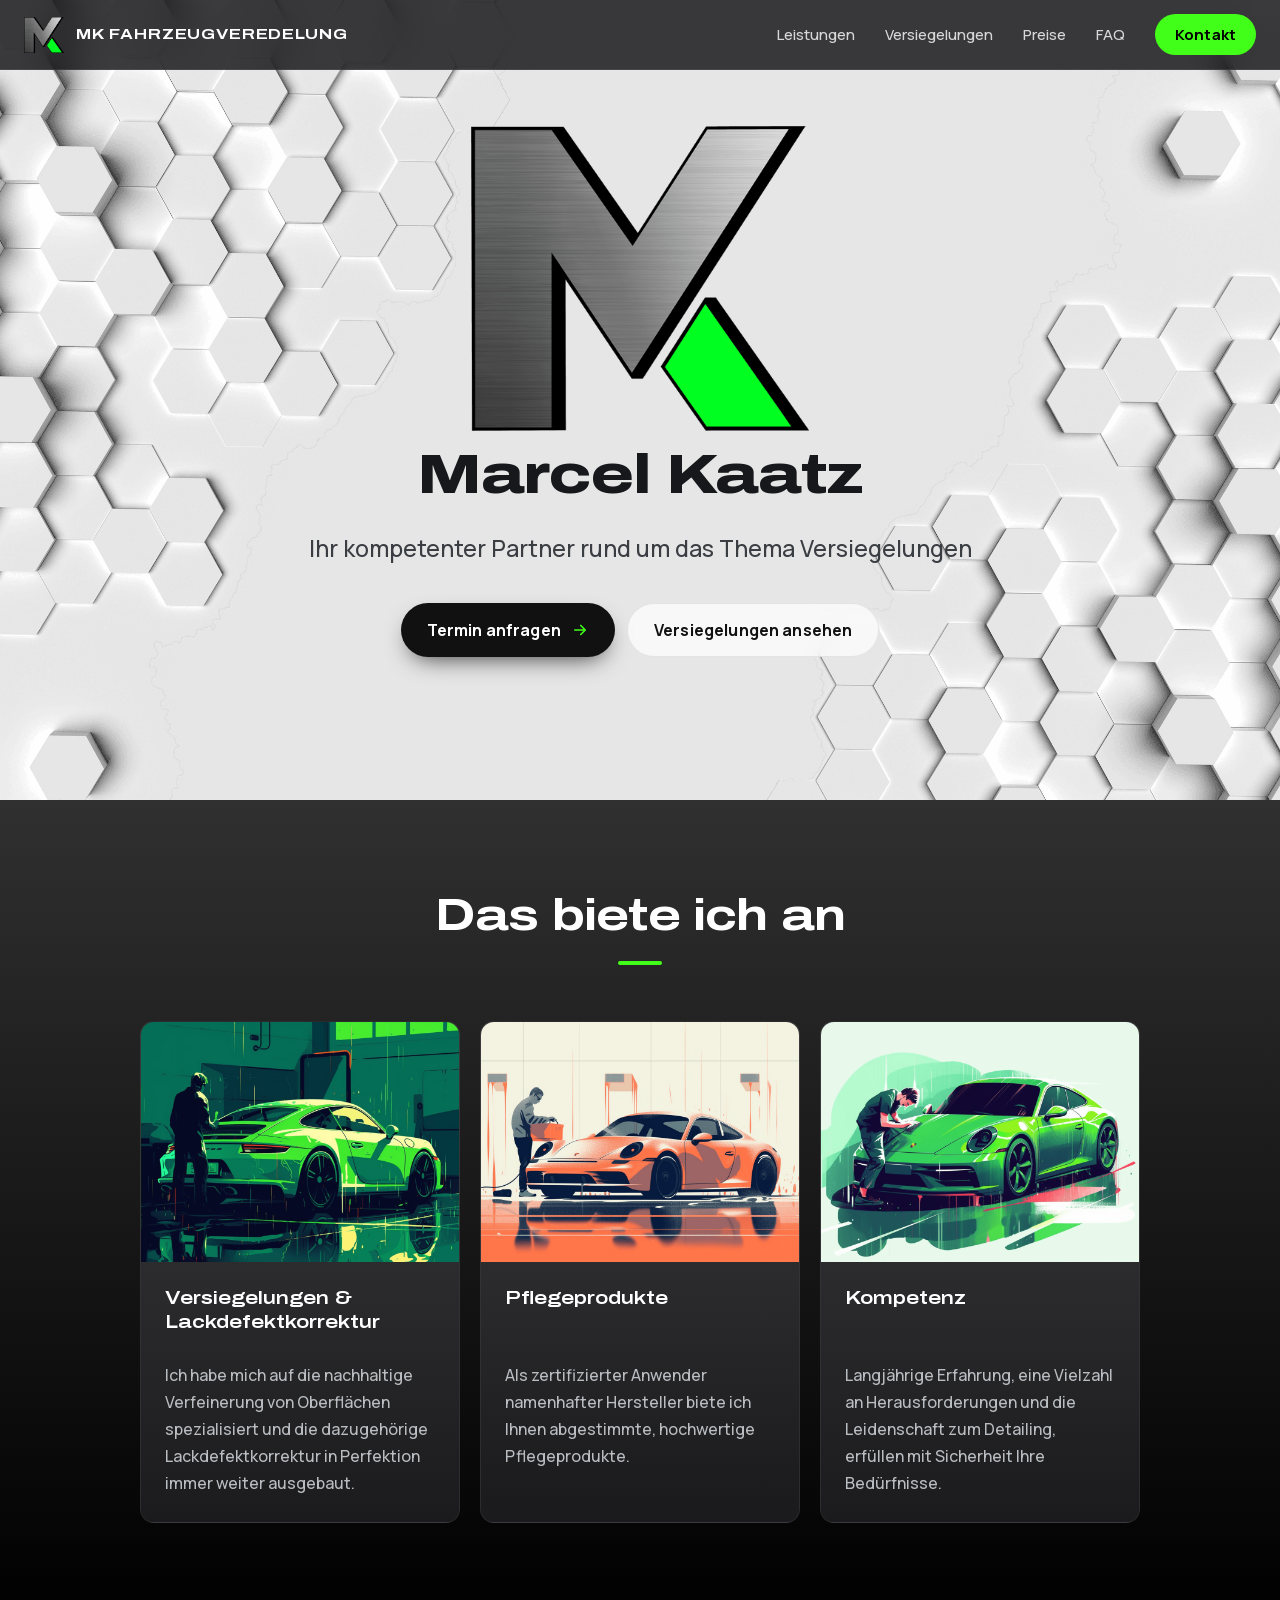
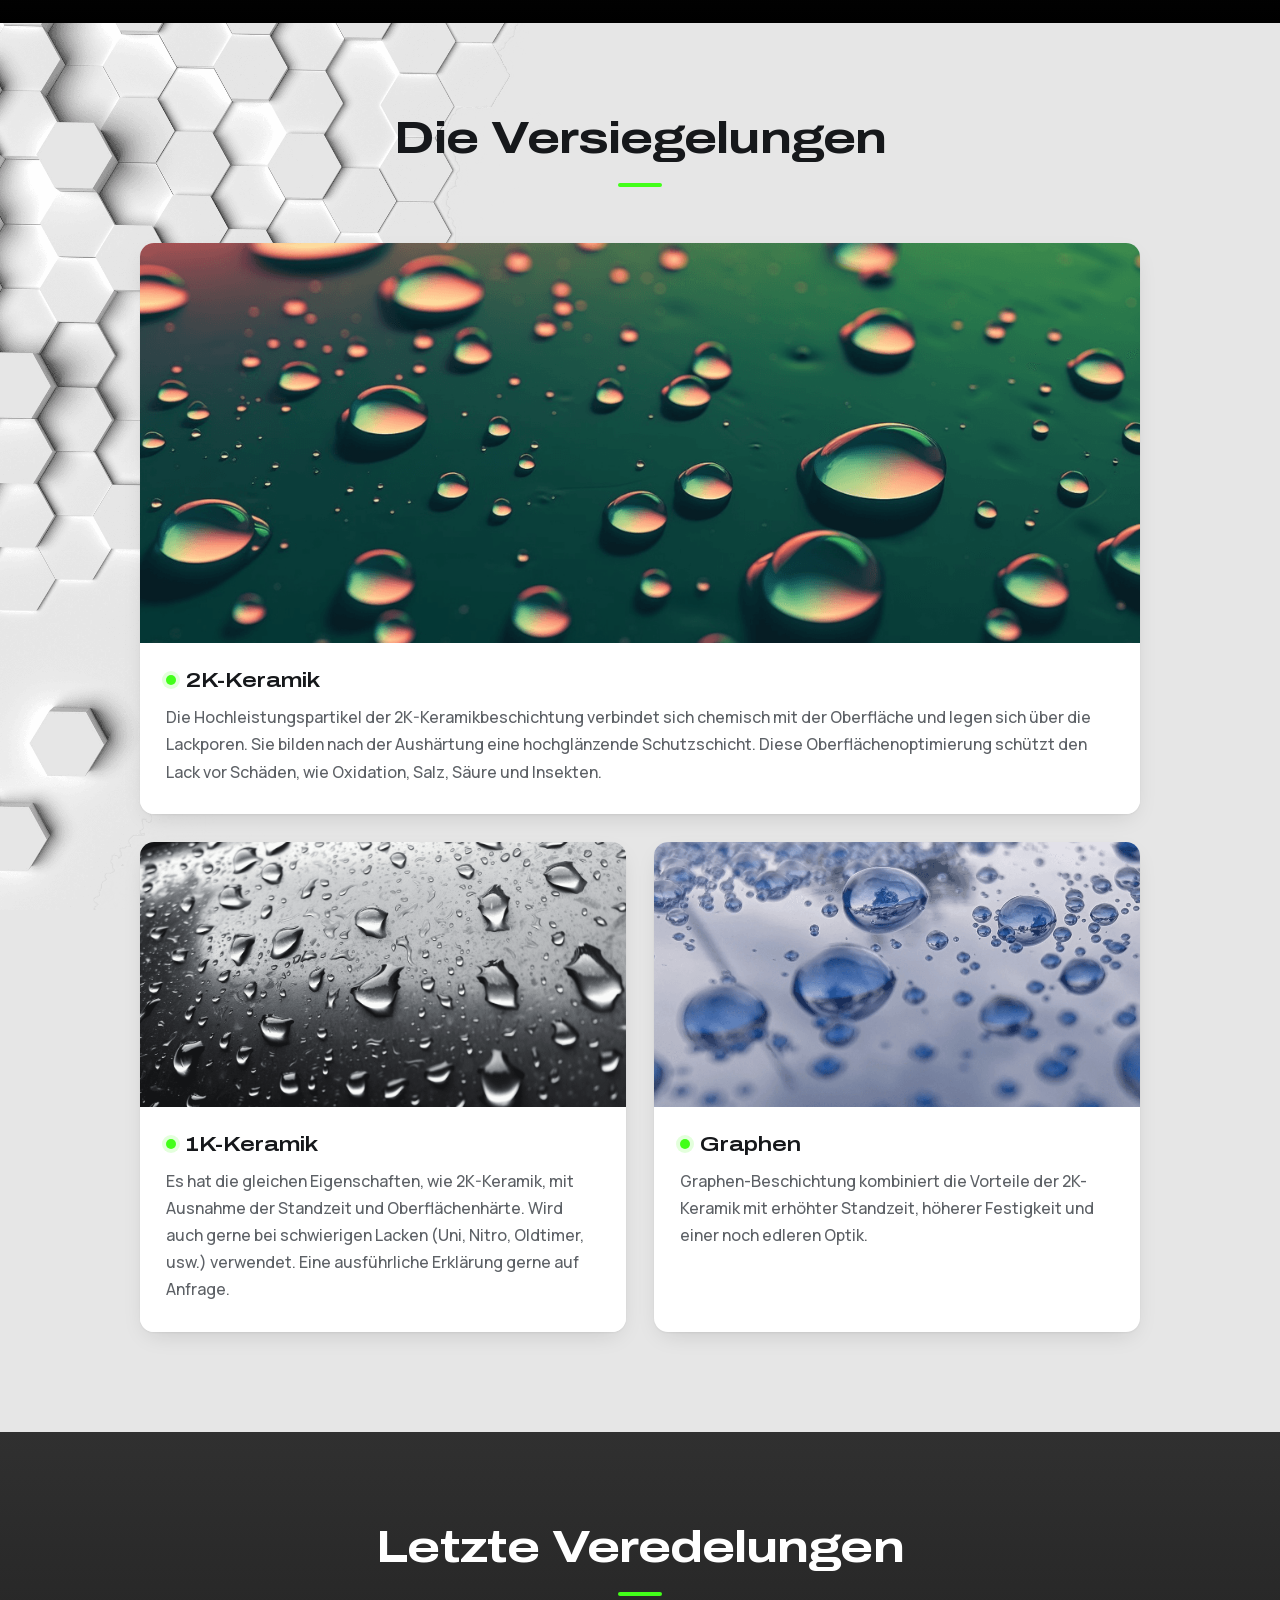
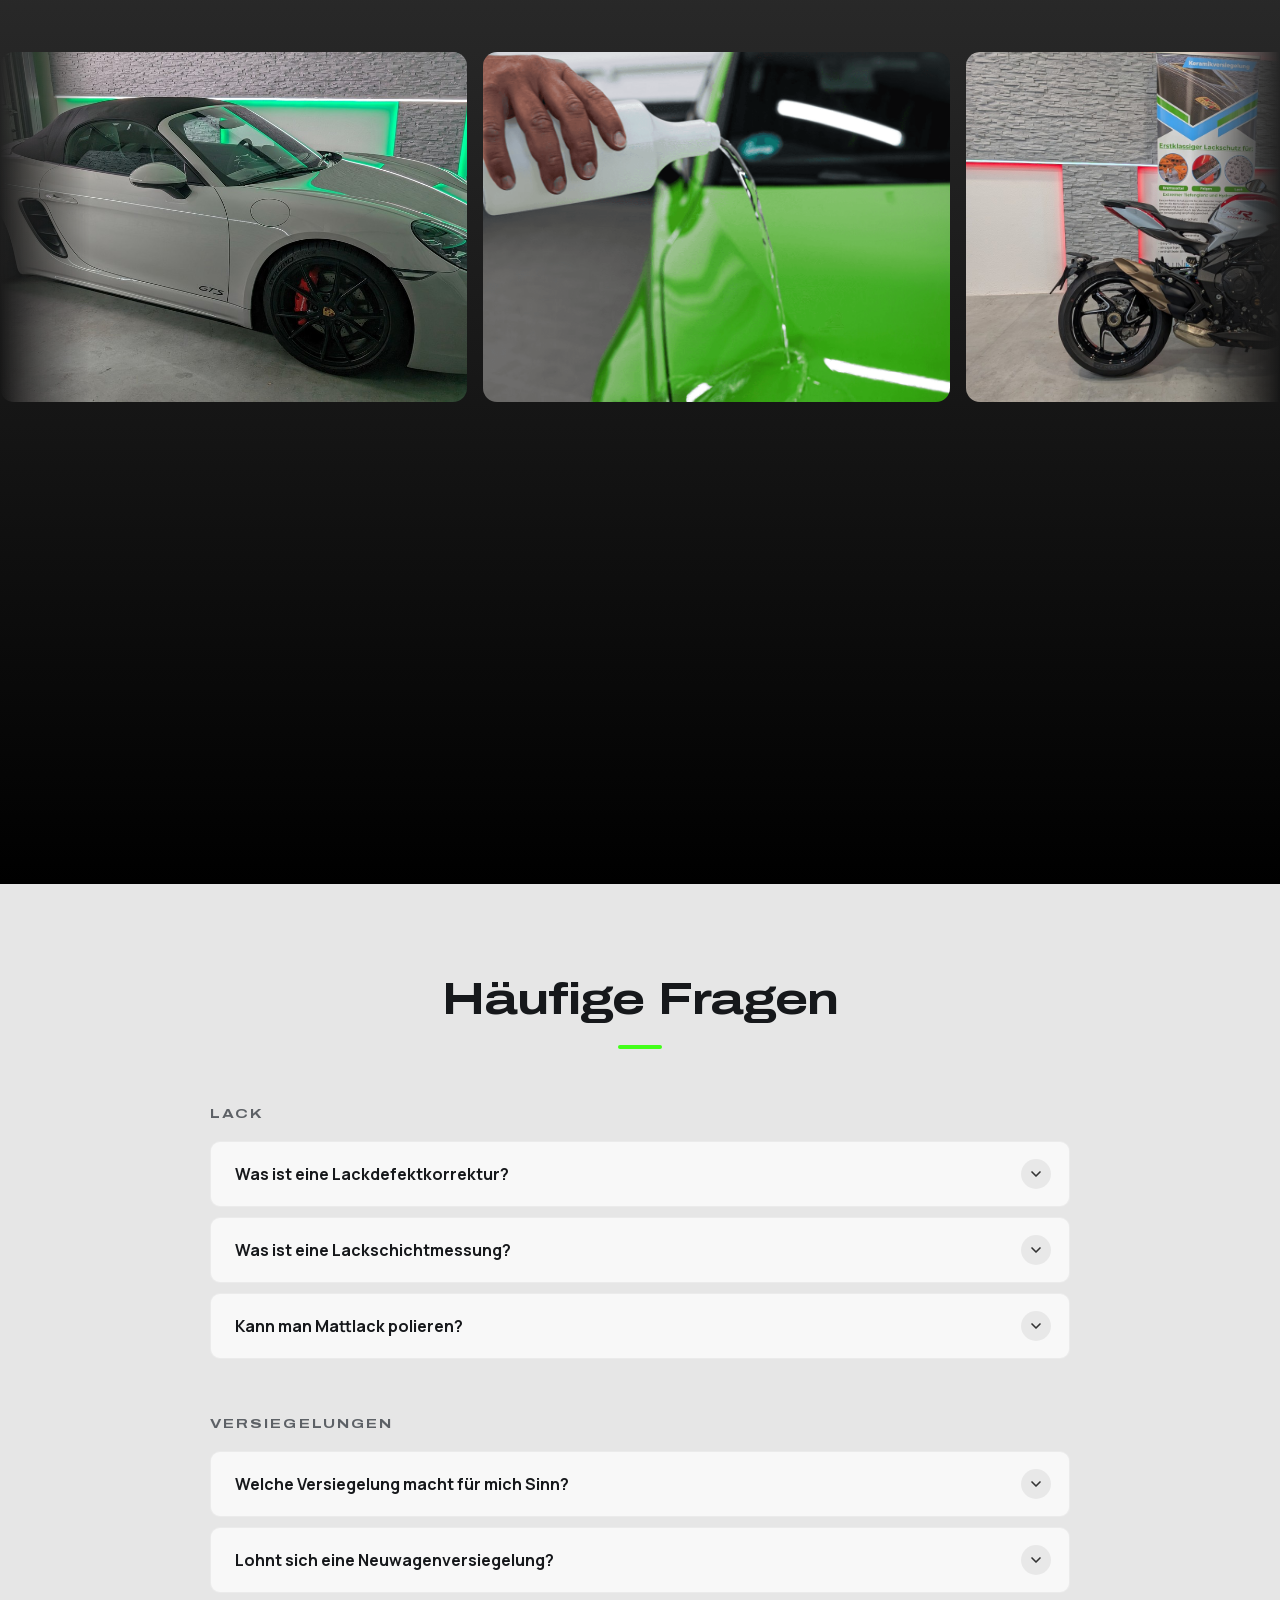
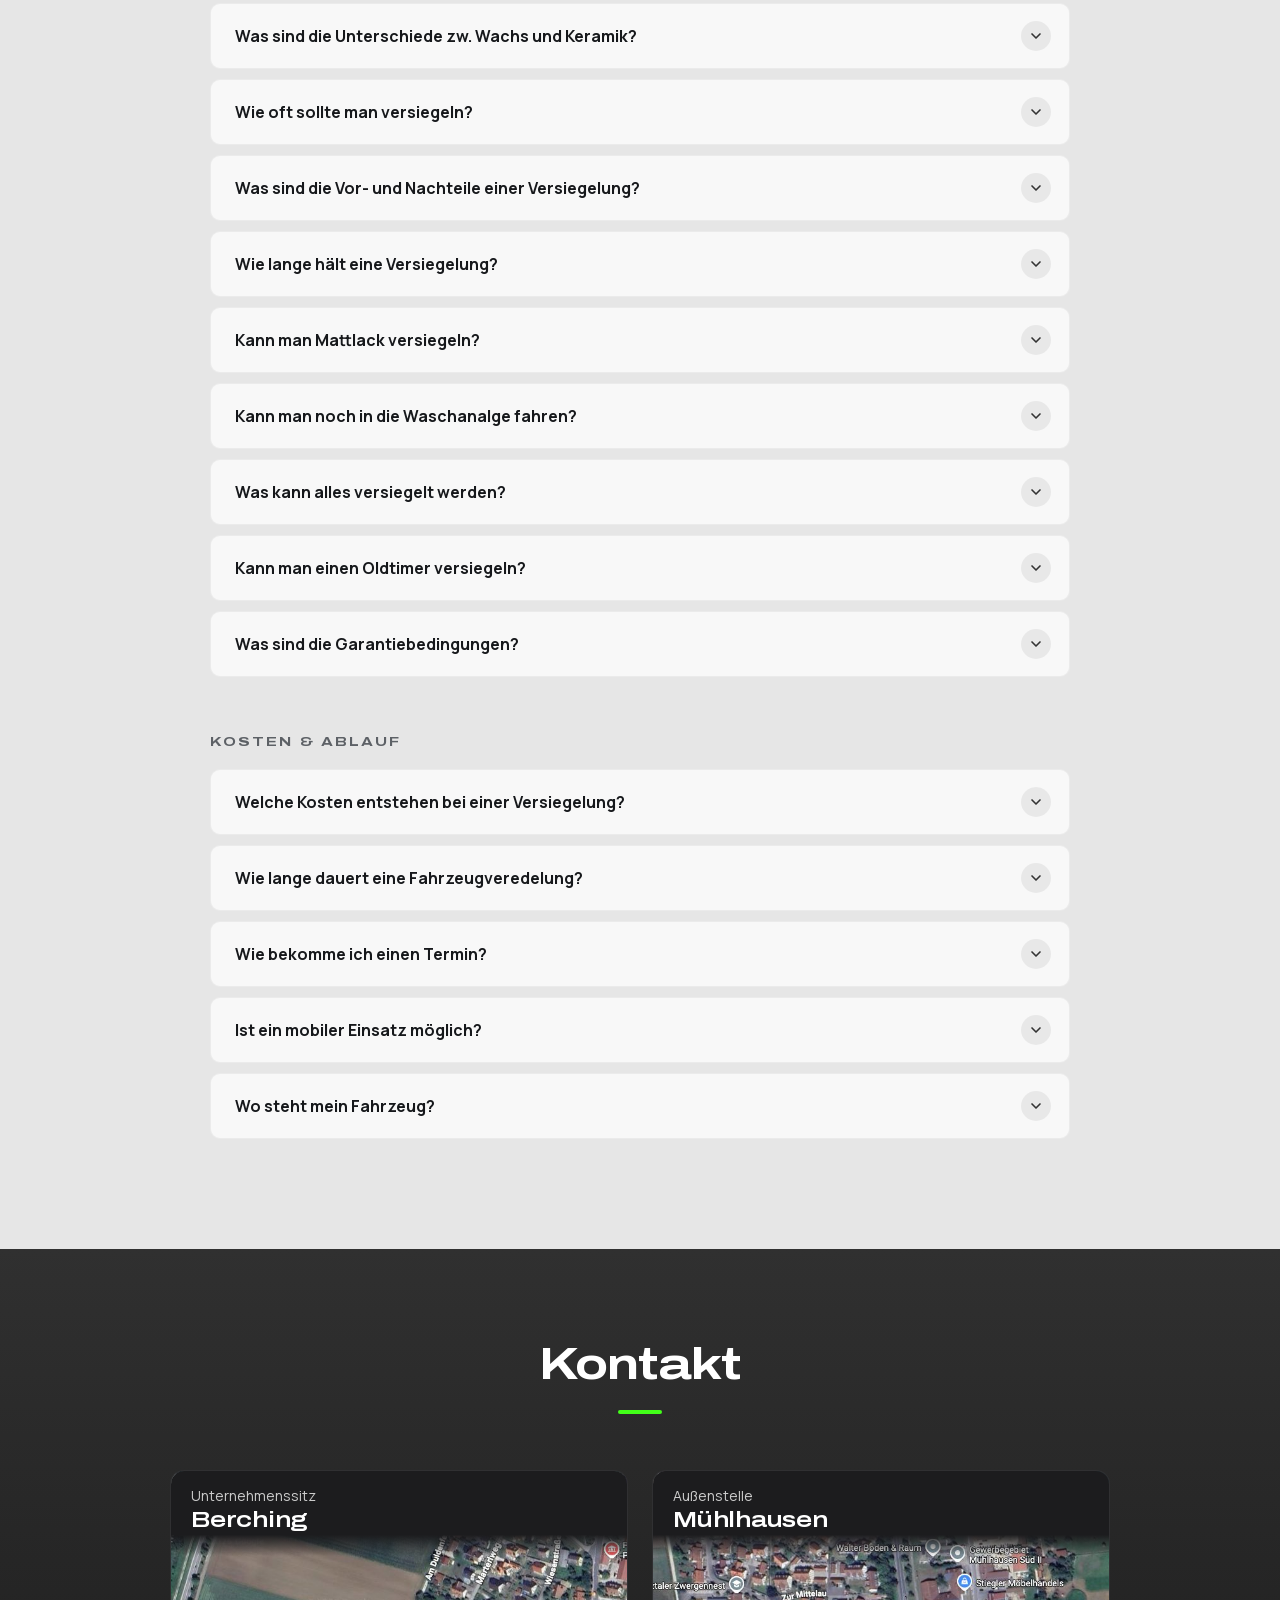
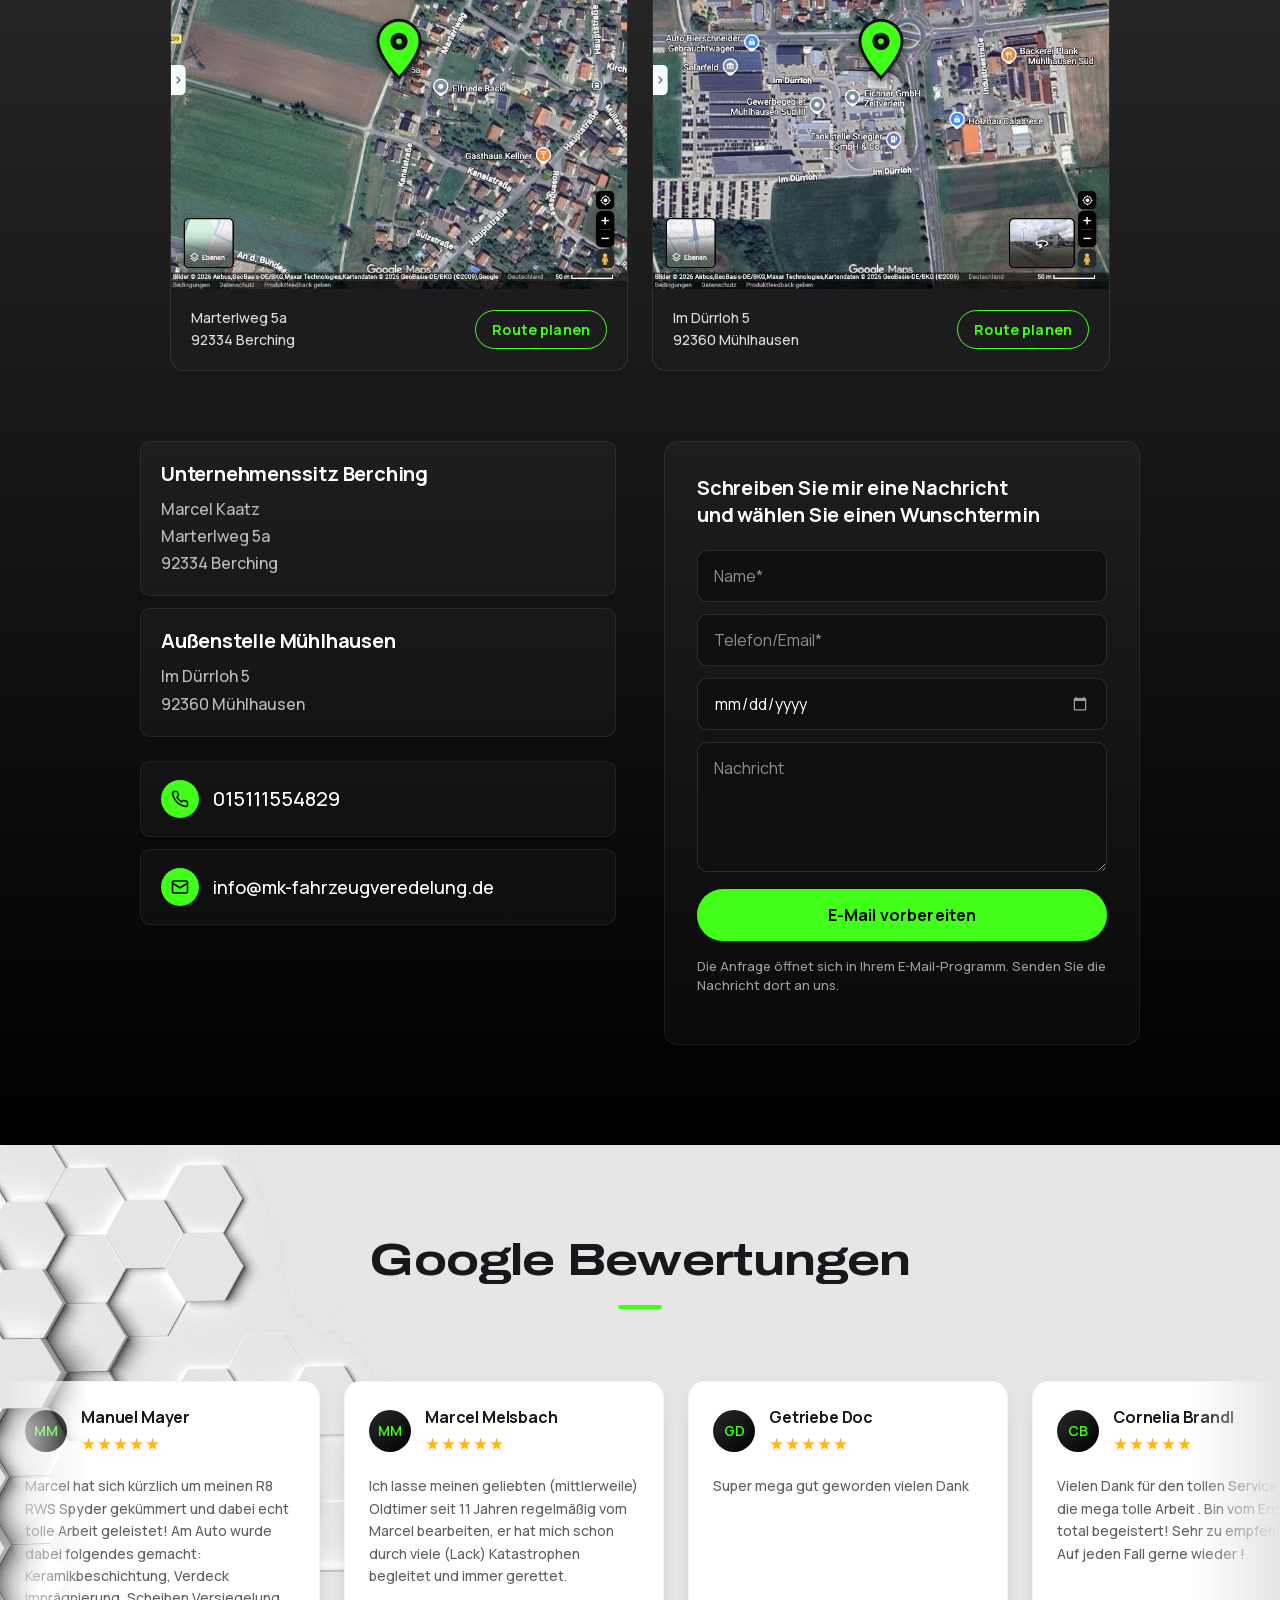
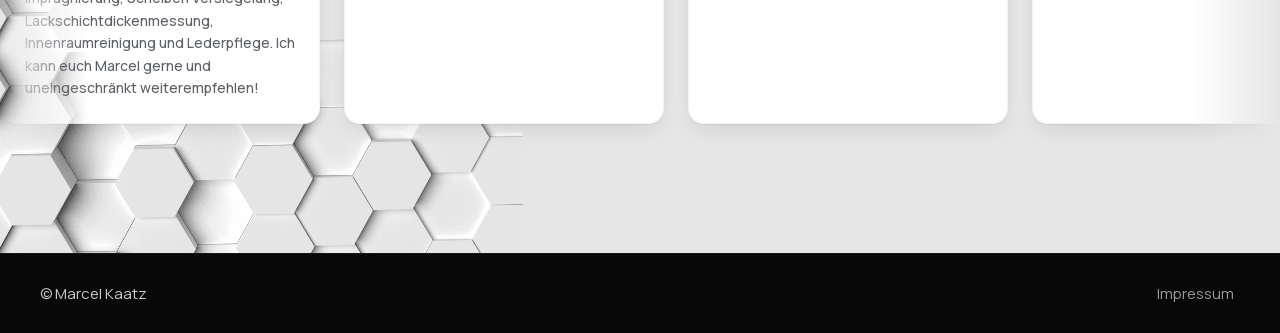
<file: index.html>
<!doctype html>
<html lang="de">
  <head>
    <meta charset="utf-8">
    <meta name="viewport" content="width=device-width, initial-scale=1">
    <meta name="robots" content="noindex, nofollow">
    <title>MK Fahrzeugveredelung – Marcel Kaatz</title>
    <meta name="description"
      content="Ihr kompetenter Partner rund um das Thema Versiegelungen. Lackdefektkorrektur, Keramik- und Graphenbeschichtung von Marcel Kaatz.">
    <link rel="icon" href="assets/favicon.webp">
    <link rel="stylesheet" href="styles.css?v=6">
    <link rel="stylesheet" href="modern.css?v=6">
    <script src="app.js?v=6" defer></script>
  </head>
  <body><a class="skip" href="#main">Zum Inhalt</a><header><a class="brand" href="#start"><img class="brand-logo" src="assets/lYPiol0EvJ5bVTIWehtzsLumBI.png" alt="" width="914" height="826">MK FAHRZEUGVEREDELUNG</a><button class="menu-toggle" aria-label="Menü öffnen" aria-controls="navigation" aria-expanded="false"><span></span><span></span><span></span></button><nav id="navigation" aria-label="Hauptnavigation"><a href="#leistungen">Leistungen</a><a href="#produkte">Versiegelungen</a><a href="#preise">Preise</a><a href="#faq">FAQ</a><a class="contact-button" href="#kontakt">Kontakt</a></nav></header><main id="main"><section class="hero honey" id="start"><div class="hero-content"><img src="assets/lYPiol0EvJ5bVTIWehtzsLumBI.png" alt="MK Fahrzeugveredelung Logo" class="logo" loading="eager" decoding="async"><h1>Marcel Kaatz</h1><p>Ihr kompetenter Partner rund um das Thema Versiegelungen</p><div class="hero-actions"><a class="btn btn-primary" href="#kontakt">Termin anfragen<svg viewBox="0 0 24 24" fill="none" stroke="currentColor" stroke-width="2.2" stroke-linecap="round" stroke-linejoin="round" aria-hidden="true"><path d="M5 12h14M13 6l6 6-6 6"/></svg></a><a class="btn btn-ghost" href="#produkte">Versiegelungen ansehen</a></div></div></section><section class="services dark" id="leistungen"><div class="container"><h2>Das biete ich an</h2><div class="service-grid"><article class="service-card"><img src="assets/WLB1YTSu5GueRPybDPyJEZvN04.png" alt="Versiegelungen &amp; Lackdefektkorrektur" class="" loading="lazy" decoding="async"><div><h3>Versiegelungen & Lackdefektkorrektur</h3><p>Ich habe mich auf die nachhaltige Verfeinerung von Oberflächen spezialisiert und die dazugehörige Lackdefektkorrektur in Perfektion immer weiter ausgebaut.</p></div></article><article class="service-card"><img src="assets/MqXlUYCLmHjBzAP0MtJjx5vH61A.png" alt="Pflegeprodukte" class="" loading="lazy" decoding="async"><div><h3>Pflegeprodukte</h3><p>Als zertifizierter Anwender namenhafter Hersteller biete ich Ihnen abgestimmte, hochwertige Pflegeprodukte.</p></div></article><article class="service-card"><img src="assets/3cdLljDawbe5D8b84ydca7aE.png" alt="Kompetenz" class="" loading="lazy" decoding="async"><div><h3>Kompetenz</h3><p>Langjährige Erfahrung, eine Vielzahl an Herausforderungen und die Leidenschaft zum Detailing, erfüllen mit Sicherheit Ihre Bedürfnisse.</p></div></article></div></div></section><section class="coatings honey" id="produkte"><div class="container"><h2 class="reveal">Die Versiegelungen</h2><div class="coating-grid"><article class="coating-card reveal"><img src="assets/sxAMIyqItShoRiV0JvCkRCBSw.png" alt="2K-Keramik" class="" loading="lazy" decoding="async"><div><h3>2K-Keramik</h3><p>Die Hochleistungspartikel der 2K-Keramikbeschichtung verbindet sich chemisch mit der Oberfläche und legen sich über die Lackporen. Sie bilden nach der Aushärtung eine hochglänzende Schutzschicht. Diese Oberflächenoptimierung schützt den Lack vor Schäden, wie Oxidation, Salz, Säure und Insekten.</p></div></article><article class="coating-card reveal"><img src="assets/0GomhRCAZj7aYgnXIZa9wUAg08c.png" alt="1K-Keramik" class="" loading="lazy" decoding="async"><div><h3>1K-Keramik</h3><p>Es hat die gleichen Eigenschaften, wie 2K-Keramik, mit Ausnahme der Standzeit und Oberflächenhärte. Wird auch gerne bei schwierigen Lacken (Uni, Nitro, Oldtimer, usw.) verwendet. Eine ausführliche Erklärung gerne auf Anfrage.</p></div></article><article class="coating-card reveal"><img src="assets/qigbbzCNBmNKOxgwpmDkmhQLjc.jpg" alt="Graphen" class="" loading="lazy" decoding="async"><div><h3>Graphen</h3><p>Graphen-Beschichtung kombiniert die Vorteile der 2K-Keramik mit erhöhter Standzeit, höherer Festigkeit und einer noch edleren Optik.</p></div></article></div></div></section><section class="gallery dark"><h2 class="reveal">Letzte Veredelungen</h2><div class="gallery-window"><div class="gallery-track "><div class="gallery-set"><button class="gallery-item" data-image="assets/XwQQpOOPvW8k6sPdu6SrqDL2LWo.jpg" aria-label="Fahrzeugveredelung 1 vergrößern"><img src="assets/XwQQpOOPvW8k6sPdu6SrqDL2LWo.jpg" alt="Fahrzeug nach der Veredelung" class="" loading="lazy" decoding="async"></button><button class="gallery-item" data-image="assets/otS4Y8DktCSLNlTebIlo0FuRBMQ.jpg" aria-label="Fahrzeugveredelung 2 vergrößern"><img src="assets/otS4Y8DktCSLNlTebIlo0FuRBMQ.jpg" alt="Fahrzeug nach der Veredelung" class="" loading="lazy" decoding="async"></button><button class="gallery-item" data-image="assets/r6NZO1qWJKyW0P8lovttPfK2JUs.jpg" aria-label="Fahrzeugveredelung 3 vergrößern"><img src="assets/r6NZO1qWJKyW0P8lovttPfK2JUs.jpg" alt="Fahrzeug nach der Veredelung" class="" loading="lazy" decoding="async"></button><button class="gallery-item" data-image="assets/iNE2X4dv1eB0U9kVVLSI5CSXM.jpeg" aria-label="Fahrzeugveredelung 4 vergrößern"><img src="assets/iNE2X4dv1eB0U9kVVLSI5CSXM.jpeg" alt="Fahrzeug nach der Veredelung" class="" loading="lazy" decoding="async"></button><button class="gallery-item" data-image="assets/soBBq1NqTaa1dt626jl5j6xSgos.jpeg" aria-label="Fahrzeugveredelung 5 vergrößern"><img src="assets/soBBq1NqTaa1dt626jl5j6xSgos.jpeg" alt="Fahrzeug nach der Veredelung" class="" loading="lazy" decoding="async"></button><button class="gallery-item" data-image="assets/CMqu4VXoQur1WqGDz2VAyBBC5w.jpg" aria-label="Fahrzeugveredelung 6 vergrößern"><img src="assets/CMqu4VXoQur1WqGDz2VAyBBC5w.jpg" alt="Fahrzeug nach der Veredelung" class="" loading="lazy" decoding="async"></button><button class="gallery-item" data-image="assets/LRp2MeaDlHQXdbh2bmSIjnrTz8.jpeg" aria-label="Fahrzeugveredelung 7 vergrößern"><img src="assets/LRp2MeaDlHQXdbh2bmSIjnrTz8.jpeg" alt="Fahrzeug nach der Veredelung" class="" loading="lazy" decoding="async"></button></div><div class="gallery-set" aria-hidden="true" inert><button class="gallery-item" data-image="assets/XwQQpOOPvW8k6sPdu6SrqDL2LWo.jpg" aria-label="Fahrzeugveredelung 1 vergrößern"><img src="assets/XwQQpOOPvW8k6sPdu6SrqDL2LWo.jpg" alt="Fahrzeug nach der Veredelung" class="" loading="lazy" decoding="async"></button><button class="gallery-item" data-image="assets/otS4Y8DktCSLNlTebIlo0FuRBMQ.jpg" aria-label="Fahrzeugveredelung 2 vergrößern"><img src="assets/otS4Y8DktCSLNlTebIlo0FuRBMQ.jpg" alt="Fahrzeug nach der Veredelung" class="" loading="lazy" decoding="async"></button><button class="gallery-item" data-image="assets/r6NZO1qWJKyW0P8lovttPfK2JUs.jpg" aria-label="Fahrzeugveredelung 3 vergrößern"><img src="assets/r6NZO1qWJKyW0P8lovttPfK2JUs.jpg" alt="Fahrzeug nach der Veredelung" class="" loading="lazy" decoding="async"></button><button class="gallery-item" data-image="assets/iNE2X4dv1eB0U9kVVLSI5CSXM.jpeg" aria-label="Fahrzeugveredelung 4 vergrößern"><img src="assets/iNE2X4dv1eB0U9kVVLSI5CSXM.jpeg" alt="Fahrzeug nach der Veredelung" class="" loading="lazy" decoding="async"></button><button class="gallery-item" data-image="assets/soBBq1NqTaa1dt626jl5j6xSgos.jpeg" aria-label="Fahrzeugveredelung 5 vergrößern"><img src="assets/soBBq1NqTaa1dt626jl5j6xSgos.jpeg" alt="Fahrzeug nach der Veredelung" class="" loading="lazy" decoding="async"></button><button class="gallery-item" data-image="assets/CMqu4VXoQur1WqGDz2VAyBBC5w.jpg" aria-label="Fahrzeugveredelung 6 vergrößern"><img src="assets/CMqu4VXoQur1WqGDz2VAyBBC5w.jpg" alt="Fahrzeug nach der Veredelung" class="" loading="lazy" decoding="async"></button><button class="gallery-item" data-image="assets/LRp2MeaDlHQXdbh2bmSIjnrTz8.jpeg" aria-label="Fahrzeugveredelung 7 vergrößern"><img src="assets/LRp2MeaDlHQXdbh2bmSIjnrTz8.jpeg" alt="Fahrzeug nach der Veredelung" class="" loading="lazy" decoding="async"></button></div></div></div><div class="gallery-window"><div class="gallery-track reverse"><div class="gallery-set"><button class="gallery-item" data-image="assets/MYBSIAazP7o2SzW5NUPzJsYEKI.jpeg" aria-label="Fahrzeugveredelung 8 vergrößern"><img src="assets/MYBSIAazP7o2SzW5NUPzJsYEKI.jpeg" alt="Fahrzeug nach der Veredelung" class="" loading="lazy" decoding="async"></button><button class="gallery-item" data-image="assets/D0Zoy6B1YbjJcM09gCXt2bfvSk.jpeg" aria-label="Fahrzeugveredelung 9 vergrößern"><img src="assets/D0Zoy6B1YbjJcM09gCXt2bfvSk.jpeg" alt="Fahrzeug nach der Veredelung" class="" loading="lazy" decoding="async"></button><button class="gallery-item" data-image="assets/VG6XzdZC0V3N2g6vWedgpoZks.jpeg" aria-label="Fahrzeugveredelung 10 vergrößern"><img src="assets/VG6XzdZC0V3N2g6vWedgpoZks.jpeg" alt="Fahrzeug nach der Veredelung" class="" loading="lazy" decoding="async"></button><button class="gallery-item" data-image="assets/6HIPshToE4t1GnzdojVzKo8ASVM.jpg" aria-label="Fahrzeugveredelung 11 vergrößern"><img src="assets/6HIPshToE4t1GnzdojVzKo8ASVM.jpg" alt="Fahrzeug nach der Veredelung" class="" loading="lazy" decoding="async"></button><button class="gallery-item" data-image="assets/h1iEAYLNM6Qe1mlRmsC7ubmUI.jpeg" aria-label="Fahrzeugveredelung 12 vergrößern"><img src="assets/h1iEAYLNM6Qe1mlRmsC7ubmUI.jpeg" alt="Fahrzeug nach der Veredelung" class="" loading="lazy" decoding="async"></button><button class="gallery-item" data-image="assets/geQQcV83LbrKrCWx0maOvZsork.jpeg" aria-label="Fahrzeugveredelung 13 vergrößern"><img src="assets/geQQcV83LbrKrCWx0maOvZsork.jpeg" alt="Fahrzeug nach der Veredelung" class="" loading="lazy" decoding="async"></button></div><div class="gallery-set" aria-hidden="true" inert><button class="gallery-item" data-image="assets/MYBSIAazP7o2SzW5NUPzJsYEKI.jpeg" aria-label="Fahrzeugveredelung 8 vergrößern"><img src="assets/MYBSIAazP7o2SzW5NUPzJsYEKI.jpeg" alt="Fahrzeug nach der Veredelung" class="" loading="lazy" decoding="async"></button><button class="gallery-item" data-image="assets/D0Zoy6B1YbjJcM09gCXt2bfvSk.jpeg" aria-label="Fahrzeugveredelung 9 vergrößern"><img src="assets/D0Zoy6B1YbjJcM09gCXt2bfvSk.jpeg" alt="Fahrzeug nach der Veredelung" class="" loading="lazy" decoding="async"></button><button class="gallery-item" data-image="assets/VG6XzdZC0V3N2g6vWedgpoZks.jpeg" aria-label="Fahrzeugveredelung 10 vergrößern"><img src="assets/VG6XzdZC0V3N2g6vWedgpoZks.jpeg" alt="Fahrzeug nach der Veredelung" class="" loading="lazy" decoding="async"></button><button class="gallery-item" data-image="assets/6HIPshToE4t1GnzdojVzKo8ASVM.jpg" aria-label="Fahrzeugveredelung 11 vergrößern"><img src="assets/6HIPshToE4t1GnzdojVzKo8ASVM.jpg" alt="Fahrzeug nach der Veredelung" class="" loading="lazy" decoding="async"></button><button class="gallery-item" data-image="assets/h1iEAYLNM6Qe1mlRmsC7ubmUI.jpeg" aria-label="Fahrzeugveredelung 12 vergrößern"><img src="assets/h1iEAYLNM6Qe1mlRmsC7ubmUI.jpeg" alt="Fahrzeug nach der Veredelung" class="" loading="lazy" decoding="async"></button><button class="gallery-item" data-image="assets/geQQcV83LbrKrCWx0maOvZsork.jpeg" aria-label="Fahrzeugveredelung 13 vergrößern"><img src="assets/geQQcV83LbrKrCWx0maOvZsork.jpeg" alt="Fahrzeug nach der Veredelung" class="" loading="lazy" decoding="async"></button></div></div></div></section><section class="faq" id="faq"><div class="container"><h2 class="reveal">Häufige Fragen</h2><div class="faq-group" ><h3 class="group-title reveal">Lack</h3><details><summary>Was ist eine Lackdefektkorrektur?</summary><div class="answer">Unter &quot;Lackdefektkorrektur&quot; versteht man das Bearbeiten des Klarlacks mit mehr oder weniger schleifenden Methoden, um den Lack in (meist) mehreren Poliergängen von Defekten (Kratzer, Hologrammen, Verschleifungen usw.) zu befreien.</div></details><details><summary>Was ist eine Lackschichtmessung?</summary><div class="answer">Wir messen mit dem NexPTG die Lackdicke in μm (Mikrometer). Dabei erkennt das Gerät, welches Metall sich darunter verbirgt (Aluminium, Stahl oder Stahl + Verzinkung) und ob es sich um die originale Lackschicht handelt. Die Standard-Lackdicke ab Werk beträgt maximal 150 μm.<br><br>Ein ausführliches Protokoll kann gerne an Sie ausgehändigt werden.</div></details><details><summary>Kann man Mattlack polieren?</summary><div class="answer">Nein. Fahrzeuge mit Mattlackierung dürfen nicht poliert werden. Durch das Polieren erhält der Lack eine glänzende Oberfläche.</div></details></div><div class="faq-group" ><h3 class="group-title reveal">Versiegelungen</h3><details><summary>Welche Versiegelung macht für mich Sinn?</summary><div class="answer">Diese Frage würde ich gerne mit Ihnen persönlich abklären, da es viele Faktoren im Vorfeld abzuklären gilt. Abgestimmt mit Ihren Bedürfnissen finden wir die richtige Versiegelung für Sie.</div></details><details><summary>Lohnt sich eine Neuwagenversiegelung?</summary><div class="answer">Klar, egal ob Wachs oder Keramik, man möchte ja seinen neuen Wagen auch schützen und pflegen.</div></details><details><summary>Was sind die Unterschiede zw. Wachs und Keramik?</summary><div class="answer">Der große Unterschied ist, dass ein Wachs auf dem Lack aufliegt, während eine Keramikversiegelung sich durch eine chemische Reaktion fest mit dem Lack verbindet. Daher haben beide auch sehr unterschiedliche Standzeiten und Wirkungen.</div></details><details><summary>Wie oft sollte man versiegeln?</summary><div class="answer">Dies hängt von mehreren Faktoren ab:<br>Fahrleistung/Pflege/Waschanlagenauto usw.<br>Und hier sollte man auch unterscheiden, ob das Fahrzeug keramisch oder mit Wachs versiegelt ist.<br>Wachs würde ich jedes halbe Jahr auffrischen, Keramik je nach Bedarf (1-3 Jahre).</div></details><details><summary>Was sind die Vor- und Nachteile einer Versiegelung?</summary><div class="answer">Allgemein:<br><br>-Leichtere Reinigung des Fahrzeugs<br>-Resistenter gegen Vogelkot<br>-Insekteneinschläge lassen sich leichter entfernen<br>-Schöner Glanz<br><br>Vorteile bei Keramik:<br>-UV-beständig<br>-Härteste Versiegelungsart<br>-Chemische Verbindung mit dem Lack<br>-Standzeiten über 2-3 Jahre möglich (je nach Pflege/Beanspruchung)<br>-Kunststoffteile können mitversiegelt werden<br><br>Nachteile Keramik:<br>-Preisintensivste Versiegelungsart</div></details><details><summary>Wie lange hält eine Versiegelung?</summary><div class="answer">Das entscheiden Sie, egal ob Wachs oder Keramik, die Pflege danach entscheidet die Standzeit.<br><br>Aber keine Sorge, ich berate Sie ausführlich darüber. Und auch nach getaner Arbeit bin ich weiterhin erreichbar für Sie bei offenen Fragen und Anregungen.</div></details><details><summary>Kann man Mattlack versiegeln?</summary><div class="answer">Ja</div></details><details><summary>Kann man noch in die Waschanalge fahren?</summary><div class="answer">Klar, jedoch verringert sich die Standzeit durch die mechanische Wirkung der Waschbürsten und der dazugehörigen Waschchemie.</div></details><details><summary>Was kann alles versiegelt werden?</summary><div class="answer">Lack<br>GFK<br>Scheiben<br>Felgen<br>Bremssättel <br>Stoffverdeck</div></details><details><summary>Kann man einen Oldtimer versiegeln?</summary><div class="answer">Na klar, es ist zum Teil aufwändiger, aber lohnt sich in der Regel auf jeden Fall. Die passende Versiegelung wird vor Ort mit Ihnen bestimmt und auch fachmännisch umgesetzt</div></details><details><summary>Was sind die Garantiebedingungen?</summary><div class="answer">Kurz und knapp: Ich gebe KEINE Garantie auf meine Versiegelungen, da nicht ich, sondern der Kunde für die Standzeit verantwortlich ist!<br><br>In der Regel hält eine Keramik aber zwischen 20.000-40.000 km / 2-5 Jahre. Diese Angaben sind kein Versprechen, sondern selbst getestete und von Kunden beschriebene Angaben!!!<br><br>Ich stehe hinter meiner Arbeit, und falls mal etwas nicht stimmen sollte mit der Versiegelung, bitte einfach Bescheid geben. Lösungen entstehen durch richtige Kommunikation.</div></details></div><div class="faq-group" id="preise"><h3 class="group-title reveal">Kosten & Ablauf</h3><details><summary>Welche Kosten entstehen bei einer Versiegelung?</summary><div class="answer">Es ist abhängig von der Leistung und Versiegelung, die Sie haben möchten.<br><br>Dieses Thema wird bei der ersten Besichtigung ausführlich besprochen und mit Ihren Wünschen abgeglichen.</div></details><details><summary>Wie lange dauert eine Fahrzeugveredelung?</summary><div class="answer">Das richtet sich nach den Wünschen des Kunden und der dazugehörigen Versiegelung.<br>Eine Keramikversiegelung kann ca. 2-3 Tage in Anspruch nehmen.</div></details><details><summary>Wie bekomme ich einen Termin?</summary><div class="answer">Einfach anrufen oder per WhatsApp schreiben.<br>Natürlich können Sie auch das Kontaktformular weiter unten nutzen.</div></details><details><summary>Ist ein mobiler Einsatz möglich?</summary><div class="answer">Selbstverständlich, Gegebenheiten müssen aber vor Ort geprüft werden.</div></details><details><summary>Wo steht mein Fahrzeug?</summary><div class="answer">Ihr Fahrzeug steht in einer abgesperrten, videoüberwachten Halle.</div></details></div></div></section><section class="contact dark" id="kontakt"><div class="container"><h2 class="reveal">Kontakt</h2><div class="location-maps reveal"><figure class="location-map" data-location="berching"><a class="map-view" href="https://www.google.com/maps/search/?api=1&amp;query=Marterlweg+5a%2C+92334+Berching" target="_blank" rel="noopener" aria-label="Unternehmenssitz Berching in Google Maps öffnen"><img src="assets/map-berching.jpg" alt="Google Maps Satellitenansicht: Marterlweg 5a, 92334 Berching" width="720" height="660" loading="lazy" decoding="async"><span class="location-caption"><span>Unternehmenssitz</span><strong>Berching</strong></span><span class="brand-map-marker" aria-hidden="true"><svg viewBox="0 0 48 64" aria-hidden="true"><path d="M24 2C11.9 2 2 11.9 2 24c0 16 22 38 22 38s22-22 22-38C46 11.9 36.1 2 24 2Z" fill="#42ff19" stroke="#111" stroke-width="3"/><circle cx="24" cy="24" r="9" fill="#111"/><circle cx="24" cy="24" r="3" fill="#42ff19"/></svg></span></a><figcaption><p>Marterlweg 5a<br>92334 Berching</p><a class="route-link" href="https://www.google.com/maps/dir/?api=1&amp;destination=Marterlweg+5a%2C+92334+Berching" target="_blank" rel="noopener">Route planen</a></figcaption></figure><figure class="location-map" data-location="muehlhausen"><a class="map-view" href="https://www.google.com/maps/search/?api=1&amp;query=Im+D%C3%BCrrloh+5%2C+92360+M%C3%BChlhausen" target="_blank" rel="noopener" aria-label="Außenstelle Mühlhausen in Google Maps öffnen"><img src="assets/map-muehlhausen.jpg" alt="Google Maps Satellitenansicht: Im Dürrloh 5, 92360 Mühlhausen" width="720" height="660" loading="lazy" decoding="async"><span class="location-caption"><span>Außenstelle</span><strong>Mühlhausen</strong></span><span class="brand-map-marker" aria-hidden="true"><svg viewBox="0 0 48 64" aria-hidden="true"><path d="M24 2C11.9 2 2 11.9 2 24c0 16 22 38 22 38s22-22 22-38C46 11.9 36.1 2 24 2Z" fill="#42ff19" stroke="#111" stroke-width="3"/><circle cx="24" cy="24" r="9" fill="#111"/><circle cx="24" cy="24" r="3" fill="#42ff19"/></svg></span></a><figcaption><p>Im Dürrloh 5<br>92360 Mühlhausen</p><a class="route-link" href="https://www.google.com/maps/dir/?api=1&amp;destination=Im+D%C3%BCrrloh+5%2C+92360+M%C3%BChlhausen" target="_blank" rel="noopener">Route planen</a></figcaption></figure></div><div class="contact-grid"><div class="addresses reveal"><a href="https://www.google.com/maps/search/?api=1&amp;query=Marterlweg+5a%2C+92334+Berching" target="_blank" rel="noopener"><h3>Unternehmenssitz Berching</h3><p>Marcel Kaatz<br>Marterlweg 5a<br>92334 Berching</p></a><a href="https://www.google.com/maps/search/?api=1&amp;query=Im+D%C3%BCrrloh+5%2C+92360+M%C3%BChlhausen" target="_blank" rel="noopener"><h3>Außenstelle Mühlhausen</h3><p>Im Dürrloh 5<br>92360 Mühlhausen</p></a><a class="phone" href="tel:015111554829"><span class="contact-icon" aria-hidden="true"><svg viewBox="0 0 24 24" fill="none" stroke="currentColor" stroke-width="2" stroke-linecap="round" stroke-linejoin="round"><path d="M22 16.9v3a2 2 0 0 1-2.2 2 19.8 19.8 0 0 1-8.6-3.1 19.5 19.5 0 0 1-6-6A19.8 19.8 0 0 1 2.1 4.2 2 2 0 0 1 4.1 2h3a2 2 0 0 1 2 1.7c.1.9.4 1.8.7 2.7a2 2 0 0 1-.5 2.1L8 9.8a16 16 0 0 0 6 6l1.3-1.3a2 2 0 0 1 2.1-.4c.9.3 1.8.6 2.7.7a2 2 0 0 1 1.7 2z"/></svg></span>015111554829</a><a class="email" href="mailto:info@mk-fahrzeugveredelung.de"><span class="contact-icon" aria-hidden="true"><svg viewBox="0 0 24 24" fill="none" stroke="currentColor" stroke-width="2" stroke-linecap="round" stroke-linejoin="round"><rect x="2" y="4" width="20" height="16" rx="2"/><path d="m22 7-10 6L2 7"/></svg></span>info@mk-fahrzeugveredelung.de</a></div><div class="form-wrap reveal"><h3>Schreiben Sie mir eine Nachricht <br>und wählen Sie einen Wunschtermin</h3><form id="contact-form"><label class="sr-only" for="name">Name</label><input id="name" name="name" placeholder="Name*" autocomplete="name" required maxlength="100"><label class="sr-only" for="contact">Telefon oder Email</label><input id="contact" name="contact" placeholder="Telefon/Email*" autocomplete="email" required maxlength="150"><label class="sr-only" for="date">Wunschtermin</label><input id="date" type="date" name="date" aria-label="Wunschtermin"><label class="sr-only" for="message">Nachricht</label><textarea id="message" name="message" placeholder="Nachricht" maxlength="5000"></textarea><button class="submit" type="submit">E-Mail vorbereiten</button><p class="form-note">Die Anfrage öffnet sich in Ihrem E-Mail-Programm. Senden Sie die Nachricht dort an uns.</p><p id="form-status" role="status"></p></form></div></div></div></section><section class="reviews honey"><h2 class="reveal">Google Bewertungen</h2><div class="reviews-window"><div class="reviews-track"><div class="reviews-set"><article class="review-card"><div class="review-header"><span class="avatar">MM</span><div><h3>Manuel Mayer</h3><div class="stars" aria-label="5 von 5 Sternen">★★★★★</div></div></div><p>Marcel hat sich kürzlich um meinen R8 RWS Spyder gekümmert und dabei echt tolle Arbeit geleistet!  Am Auto wurde dabei folgendes gemacht: Keramikbeschichtung, Verdeck Imprägnierung, Scheiben Versiegelung, Lackschichtdickenmessung, Innenraumreinigung und Lederpflege.  Ich kann euch Marcel gerne und uneingeschränkt weiterempfehlen!</p></article><article class="review-card"><div class="review-header"><span class="avatar">MM</span><div><h3>Marcel Melsbach</h3><div class="stars" aria-label="5 von 5 Sternen">★★★★★</div></div></div><p>Ich lasse meinen geliebten (mittlerweile) Oldtimer seit 11 Jahren regelmäßig vom Marcel bearbeiten, er hat mich schon durch viele (Lack) Katastrophen begleitet und immer gerettet.</p></article><article class="review-card"><div class="review-header"><span class="avatar">GD</span><div><h3>Getriebe Doc</h3><div class="stars" aria-label="5 von 5 Sternen">★★★★★</div></div></div><p>Super mega gut geworden vielen Dank</p></article><article class="review-card"><div class="review-header"><span class="avatar">CB</span><div><h3>Cornelia Brandl</h3><div class="stars" aria-label="5 von 5 Sternen">★★★★★</div></div></div><p>Vielen Dank für den tollen Service und die mega tolle Arbeit . Bin vom Ergebnis total begeistert! Sehr zu empfehlen ! Auf jeden Fall gerne wieder !</p></article><article class="review-card"><div class="review-header"><span class="avatar">FO</span><div><h3>Ferley Ospina Valen...</h3><div class="stars" aria-label="5 von 5 Sternen">★★★★★</div></div></div><p>Ein sehr erfahrener Mann der sein Handwerk meistert wie kein anderer. Kann ich jedem nur ans Herz legen, wenn man auf Qualität Wert legt. Besonders begeistert bin ich von der Kommunikation sowie von der Kundenorientierung von Marcel...</p></article><article class="review-card"><div class="review-header"><span class="avatar">AS</span><div><h3>andreas sprengnagel</h3><div class="stars" aria-label="5 von 5 Sternen">★★★★★</div></div></div><p>Sehr informative Schulung über die Polier und Beschichtungstechnik</p></article><article class="review-card"><div class="review-header"><span class="avatar">TS</span><div><h3>tstst sts</h3><div class="stars" aria-label="5 von 5 Sternen">★★★★★</div></div></div><p>Top!!. Gerne jederzeit wieder!. Total freundlich und eine sehr gute Arbeit. Habe das Volle Programm genommen (Keramik inkl. Felgen + Bremssättel + Das gesamte Auto.! Die Veränderung wie es davor war und danach ist der Hammer. Empfehle auf alle fälle weiter bei ihm die Veredelung zu machen...</p></article><article class="review-card"><div class="review-header"><span class="avatar">M</span><div><h3>Margarete</h3><div class="stars" aria-label="5 von 5 Sternen">★★★★★</div></div></div><p>Unsere Auto bekam  eine Keramikbeschichtung. Es bestanden zunächst Bedenken, ob dies bei einem Neuwagen überhaupt Sinn macht, aber wir wurden eines Besseren belehrt. Nicht nur, dass der Wagen  nach der Behandlung auch an den Stellen, die nur schwer zugänglich sind glänzt und blinkt...</p></article><article class="review-card"><div class="review-header"><span class="avatar">HL</span><div><h3>Harry Lewe</h3><div class="stars" aria-label="5 von 5 Sternen">★★★★★</div></div></div><p>Haben unseren geliebten Oldtimer in diese professionellen Hände gegeben und waren mehr als zufrieden mit dem Ergebnis! Das Auto wurde bei uns zu Hause poliert und zweifach keramikversiegelt. Wir wurden über die einzelnen Arbeitsschritte sowie die schwierigen Stellen des Lacks ausführlich beraten...</p></article><article class="review-card"><div class="review-header"><span class="avatar">W</span><div><h3>werkstattdesboesen...</h3><div class="stars" aria-label="5 von 5 Sternen">★★★★★</div></div></div><p>Sehr saubere Arbeit, bis ins Detail! Keramik Versiegelungen level endgegner 👍🏻 Vielen Dank Marcel</p></article><article class="review-card"><div class="review-header"><span class="avatar">JH</span><div><h3>Julian Hofmann</h3><div class="stars" aria-label="5 von 5 Sternen">★★★★★</div></div></div><p>Netter sympathischer Kontakt. Saubere und ausführliche Arbeitsweise. Guter Lehrgangsleiter mit reichlich Erfahrung.</p></article></div><div class="reviews-set" aria-hidden="true" inert><article class="review-card"><div class="review-header"><span class="avatar">MM</span><div><h3>Manuel Mayer</h3><div class="stars" aria-label="5 von 5 Sternen">★★★★★</div></div></div><p>Marcel hat sich kürzlich um meinen R8 RWS Spyder gekümmert und dabei echt tolle Arbeit geleistet!  Am Auto wurde dabei folgendes gemacht: Keramikbeschichtung, Verdeck Imprägnierung, Scheiben Versiegelung, Lackschichtdickenmessung, Innenraumreinigung und Lederpflege.  Ich kann euch Marcel gerne und uneingeschränkt weiterempfehlen!</p></article><article class="review-card"><div class="review-header"><span class="avatar">MM</span><div><h3>Marcel Melsbach</h3><div class="stars" aria-label="5 von 5 Sternen">★★★★★</div></div></div><p>Ich lasse meinen geliebten (mittlerweile) Oldtimer seit 11 Jahren regelmäßig vom Marcel bearbeiten, er hat mich schon durch viele (Lack) Katastrophen begleitet und immer gerettet.</p></article><article class="review-card"><div class="review-header"><span class="avatar">GD</span><div><h3>Getriebe Doc</h3><div class="stars" aria-label="5 von 5 Sternen">★★★★★</div></div></div><p>Super mega gut geworden vielen Dank</p></article><article class="review-card"><div class="review-header"><span class="avatar">CB</span><div><h3>Cornelia Brandl</h3><div class="stars" aria-label="5 von 5 Sternen">★★★★★</div></div></div><p>Vielen Dank für den tollen Service und die mega tolle Arbeit . Bin vom Ergebnis total begeistert! Sehr zu empfehlen ! Auf jeden Fall gerne wieder !</p></article><article class="review-card"><div class="review-header"><span class="avatar">FO</span><div><h3>Ferley Ospina Valen...</h3><div class="stars" aria-label="5 von 5 Sternen">★★★★★</div></div></div><p>Ein sehr erfahrener Mann der sein Handwerk meistert wie kein anderer. Kann ich jedem nur ans Herz legen, wenn man auf Qualität Wert legt. Besonders begeistert bin ich von der Kommunikation sowie von der Kundenorientierung von Marcel...</p></article><article class="review-card"><div class="review-header"><span class="avatar">AS</span><div><h3>andreas sprengnagel</h3><div class="stars" aria-label="5 von 5 Sternen">★★★★★</div></div></div><p>Sehr informative Schulung über die Polier und Beschichtungstechnik</p></article><article class="review-card"><div class="review-header"><span class="avatar">TS</span><div><h3>tstst sts</h3><div class="stars" aria-label="5 von 5 Sternen">★★★★★</div></div></div><p>Top!!. Gerne jederzeit wieder!. Total freundlich und eine sehr gute Arbeit. Habe das Volle Programm genommen (Keramik inkl. Felgen + Bremssättel + Das gesamte Auto.! Die Veränderung wie es davor war und danach ist der Hammer. Empfehle auf alle fälle weiter bei ihm die Veredelung zu machen...</p></article><article class="review-card"><div class="review-header"><span class="avatar">M</span><div><h3>Margarete</h3><div class="stars" aria-label="5 von 5 Sternen">★★★★★</div></div></div><p>Unsere Auto bekam  eine Keramikbeschichtung. Es bestanden zunächst Bedenken, ob dies bei einem Neuwagen überhaupt Sinn macht, aber wir wurden eines Besseren belehrt. Nicht nur, dass der Wagen  nach der Behandlung auch an den Stellen, die nur schwer zugänglich sind glänzt und blinkt...</p></article><article class="review-card"><div class="review-header"><span class="avatar">HL</span><div><h3>Harry Lewe</h3><div class="stars" aria-label="5 von 5 Sternen">★★★★★</div></div></div><p>Haben unseren geliebten Oldtimer in diese professionellen Hände gegeben und waren mehr als zufrieden mit dem Ergebnis! Das Auto wurde bei uns zu Hause poliert und zweifach keramikversiegelt. Wir wurden über die einzelnen Arbeitsschritte sowie die schwierigen Stellen des Lacks ausführlich beraten...</p></article><article class="review-card"><div class="review-header"><span class="avatar">W</span><div><h3>werkstattdesboesen...</h3><div class="stars" aria-label="5 von 5 Sternen">★★★★★</div></div></div><p>Sehr saubere Arbeit, bis ins Detail! Keramik Versiegelungen level endgegner 👍🏻 Vielen Dank Marcel</p></article><article class="review-card"><div class="review-header"><span class="avatar">JH</span><div><h3>Julian Hofmann</h3><div class="stars" aria-label="5 von 5 Sternen">★★★★★</div></div></div><p>Netter sympathischer Kontakt. Saubere und ausführliche Arbeitsweise. Guter Lehrgangsleiter mit reichlich Erfahrung.</p></article></div></div></div></section></main><footer><span>© Marcel Kaatz</span><button id="imprint-open">Impressum</button></footer><dialog id="imprint"><button class="dialog-close" aria-label="Impressum schließen">×</button><h2>Impressum</h2><h3>Angaben gemäß § 5 TMG</h3><p>Marcel Kaatz<br>Marterlweg 5a<br>92334 Berching</p><h3>Kontakt</h3><p>Telefon: <a href="tel:015111554829">015111554829</a><br>E-Mail: <a href="mailto:info@mk-fahrzeugveredelung.de">info@mk-fahrzeugveredelung.de</a></p><h3>Verbraucherstreitbeilegung/Universalschlichtungsstelle</h3><p>Wir sind nicht bereit oder verpflichtet, an Streitbeilegungsverfahren vor einer Verbraucherschlichtungsstelle teilzunehmen.</p><p class="source">Quelle: <a href="https://www.e-recht24.de/impressum-generator.html" target="_blank" rel="noopener">e-recht24.de</a></p></dialog><dialog id="lightbox"><button class="dialog-close" aria-label="Bild schließen">×</button><img alt="Fahrzeugveredelung – Detailansicht"></dialog></body>
</html>
</file>
<file: styles.css>
@font-face {
  font-family: Inter;
  src: url('assets/inter-400.woff2') format('woff2');
  font-weight: 400;
  font-display: swap;
}
@font-face {
  font-family: Inter;
  src: url('assets/inter-500.woff2') format('woff2');
  font-weight: 500;
  font-display: swap;
}
@font-face {
  font-family: Inter;
  src: url('assets/inter-600.woff2') format('woff2');
  font-weight: 600;
  font-display: swap;
}
@font-face {
  font-family: Inter;
  src: url('assets/inter-700.woff2') format('woff2');
  font-weight: 700;
  font-display: swap;
}
* {
  box-sizing: border-box;
}
html {
  scroll-behavior: smooth;
  scroll-padding-top: 70px;
}
body {
  margin: 0;
  background: #e6e6e6;
  color: #1c1f23;
  font-family: Inter,Arial,sans-serif;
}
a {
  color: inherit;
  text-decoration: none;
}
button,
input,
textarea {
  font: inherit;
}
button,
a,
input,
textarea,
summary {
  touch-action: manipulation;
}
button {
  cursor: pointer;
}
a:focus-visible,
button:focus-visible,
summary:focus-visible,
input:focus-visible,
textarea:focus-visible {
  outline: 3px solid #42ff19;
  outline-offset: 5px;
}
.skip {
  position: fixed;
  top: -60px;
  left: 20px;
  z-index: 20;
  background: #fff;
  padding: 12px;
}
.skip:focus {
  top: 10px;
}
header {
  height: 70px;
  position: fixed;
  inset: 0 0 auto;
  z-index: 10;
  display: flex;
  align-items: center;
  justify-content: space-between;
  padding: 0 24px;
  color: white;
  background: linear-gradient(#525252,#000);
}
.brand {
  font-size: 18px;
  letter-spacing: -.7px;
  white-space: nowrap;
}
nav {
  display: flex;
  gap: 26px;
  align-items: center;
  font-size: 16px;
}
nav a {
  transition: color .2s;
}
nav a:hover {
  color: #42ff19;
}
.contact-button {
  background: #42ff19;
  padding: 12px 16px;
  border-radius: 5px;
  color: #000;
  font-weight: 600;
}
.contact-button:hover {
  color: #000;
  background: #70ff4e;
}
.menu-toggle {
  display: none;
}
.container {
  max-width: 1000px;
  margin: auto;
}
.honey {
  background-color: #e6e6e6;
  background-image: url('assets/Nf3xv3a4m50i9SlJOKDE77I3o.png');
  background-size: cover;
  background-position: center;
}
.hero {
  min-height: 800px;
  padding: 126px 24px 70px;
  text-align: center;
  display: flex;
  justify-content: center;
  align-items: flex-start;
}
.hero-content {
  width: 100%;
}
.logo {
  width: 338px;
  height: 305px;
  object-fit: contain;
  display: block;
  margin: 0 auto;
}
h1 {
  font-size: 56px;
  line-height: 1.15;
  margin: 12px 0 25px;
  letter-spacing: -2.1px;
}
.hero p {
  font-size: 24px;
  line-height: 1.4;
  margin: 0;
}
h2 {
  font-size: 50px;
  line-height: 1.15;
  letter-spacing: -2.1px;
  text-align: center;
  margin: 0 0 65px;
}
h3 {
  font-size: 20px;
  line-height: 1.4;
  margin: 0 0 20px;
  letter-spacing: -.6px;
}
p {
  font-size: 16px;
  line-height: 1.6;
  margin: 0;
}
.dark {
  color: white;
  background: linear-gradient(#303030,#000);
}
.services {
  padding: 40px 24px 60px;
}
.service-grid {
  display: grid;
  grid-template-columns: repeat(3,1fr);
  gap: 20px;
}
.service-card {
  border-radius: 5px;
  overflow: hidden;
  background: linear-gradient(#353535,#222);
}
.service-card img {
  display: block;
  width: 100%;
  height: 240px;
  object-fit: cover;
}
.service-card > div {
  padding: 20px;
  min-height: 240px;
}
.service-card h3 {
  min-height: 56px;
}
.service-card p {
  color: #ddd;
}
.menu-toggle span {
  height: 2px;
  width: 23px;
  background: #fff;
  display: block;
  margin: 5px auto;
}
@media (max-width:809px) {
  header {
    padding: 0 20px;
    height: 65px;
  }
  .brand {
    font-size: 16px;
  }
  .menu-toggle {
    display: block;
    background: none;
    border: 0;
    width: 40px;
    height: 40px;
  }
  nav {
    display: none;
    position: absolute;
    top: 65px;
    left: 0;
    right: 0;
    background: #151515;
    padding: 24px;
    flex-direction: column;
    align-items: stretch;
    gap: 22px;
  }
  nav.open {
    display: flex;
  }
  nav a {
    padding: 5px;
  }
  .contact-button {
    text-align: center;
  }
  .hero {
    min-height: 710px;
    padding-top: 140px;
    background-size: auto 850px;
  }
  .logo {
    width: 275px;
    height: 248px;
  }
  h1 {
    font-size: 42px;
  }
  .hero p {
    font-size: 20px;
    max-width: 480px;
    margin: auto;
  }
  h2 {
    font-size: 36px;
    margin-bottom: 40px;
  }
  .service-grid {
    grid-template-columns: 1fr;
    gap: 26px;
  }
  .service-card img {
    height: auto;
    aspect-ratio: 4/3;
  }
  .service-card > div {
    min-height: 0;
    padding: 24px;
  }
  .service-card h3 {
    min-height: 0;
  }
  .container {
    max-width: 620px;
  }
  .services {
    padding: 45px 24px;
  }
}
@media (prefers-reduced-motion:reduce) {
  html {
    scroll-behavior: auto;
  }
  *,
  *::before,
  *::after {
    animation: none!important;
    transition: none!important;
  }
}
.coatings {
  padding: 45px 24px 70px;
}
.coating-grid {
  display: grid;
  grid-template-columns: 1fr 1fr;
  gap: 30px 60px;
}
.coating-card {
  background: #fff;
  border-radius: 5px;
  overflow: hidden;
}
.coating-card:first-child {
  grid-column: 1/-1;
}
.coating-card img {
  width: 100%;
  height: 265px;
  display: block;
  object-fit: cover;
}
.coating-card:first-child img {
  height: 400px;
}
.coating-card > div {
  padding: 20px;
}
.coating-card h3 {
  margin-bottom: 10px;
}
.coating-card p {
  color: #888;
}
.gallery {
  padding: 60px 0;
}
.gallery-window {
  overflow: hidden;
  margin: 20px 0;
}
.gallery-track,
.reviews-track {
  display: flex;
  width: max-content;
  animation: marquee 90s linear infinite;
  will-change: transform;
}
.gallery-track.reverse {
  animation-direction: reverse;
  animation-duration: 110s;
}
.gallery-set {
  display: flex;
  gap: 20px;
  padding-right: 20px;
}
.gallery-item {
  padding: 0;
  border: 0;
  background: none;
  flex: none;
  width: 467px;
  height: 350px;
  border-radius: 5px;
  overflow: hidden;
}
.gallery-item img {
  width: 100%;
  height: 100%;
  object-fit: cover;
  transition: transform .5s;
}
.gallery-item:hover img {
  transform: scale(1.03);
}
.gallery-window:hover .gallery-track,
.gallery-window:focus-within .gallery-track,
.reviews-window:hover .reviews-track,
.reviews-window:focus-within .reviews-track {
  animation-play-state: paused;
}
@keyframes marquee {
  to {
    transform: translateX(-50%);
  }
}
.faq {
  padding: 45px 24px 70px;
  background: #e6e6e6;
}
.faq-group {
  margin-bottom: 80px;
  scroll-margin-top: 90px;
}
.faq-group:last-child {
  margin-bottom: 0;
}
.group-title {
  text-align: center;
  font-size: 36px;
  letter-spacing: -1.5px;
  margin: 60px 0 30px;
}
.faq details {
  margin-bottom: 12px;
}
.faq summary {
  list-style: none;
  cursor: pointer;
  font-size: 16px;
  font-weight: 600;
  position: relative;
  padding: 24px 16px 24px 50px;
  line-height: 1.5;
}
.faq summary::-webkit-details-marker {
  display: none;
}
.faq summary::before,
.faq summary::after {
  content: '';
  position: absolute;
  left: 10px;
  top: 35px;
  width: 16px;
  height: 1px;
  background: #888;
  transition: transform .2s;
}
.faq summary::after {
  transform: rotate(90deg);
}
.faq details[open] summary::after {
  transform: rotate(0);
}
.answer {
  padding: 0 20px 24px 50px;
  font-size: 16px;
  line-height: 1.65;
  color: #666;
  max-width: 940px;
  animation: answer .25s ease;
}
@keyframes answer {
  from {
    opacity: 0;
    transform: translateY(-6px);
  }
}
.contact {
  padding: 80px 24px 90px;
}
.contact h2 {
  margin-bottom: 90px;
}
.map {
  position: relative;
  max-width: 940px;
  margin: 0 auto 70px;
  border-radius: 5px;
  overflow: hidden;
}
.map img {
  display: block;
  width: 100%;
  height: auto;
}
.map-pin {
  position: absolute;
  width: 48px;
  height: 48px;
  background: #42ff19;
  border: 4px solid #fff;
  border-radius: 50%;
  box-shadow: 0 0 0 9px #42ff1925;
  transition: transform .2s;
}
.map-pin:hover {
  transform: scale(1.15);
}
.pin-one {
  left: 42%;
  top: 54%;
}
.pin-two {
  left: 76%;
  top: 42%;
}
.contact-grid {
  display: grid;
  grid-template-columns: 1fr 1fr;
  gap: 60px;
}
.addresses > a {
  display: block;
  margin-bottom: 28px;
}
.addresses h3 {
  margin-bottom: 8px;
}
.addresses p {
  color: #ddd;
}
.addresses .phone {
  font-size: 24px;
  margin: 35px 0 15px;
}
.addresses .email {
  font-size: 18px;
  overflow-wrap: anywhere;
}
.form-wrap h3 {
  font-size: 20px;
  margin-bottom: 24px;
}
form input,
form textarea {
  display: block;
  width: 100%;
  font-size: 20px;
  padding: 10px;
  border: 0;
  border-radius: 5px;
  background: #ddd;
  color: #333;
  margin: 0 0 15px;
  min-height: 44px;
}
form textarea {
  height: 120px;
  resize: vertical;
}
.submit {
  width: 100%;
  padding: 12px 20px;
  border: 0;
  border-radius: 5px;
  background: #fff;
  color: #000;
  font-size: 20px;
  margin-top: 5px;
  transition: background .2s;
}
.submit:hover {
  background: #42ff19;
}
.form-note,
#form-status {
  font-size: 14px;
  color: #ccc;
  line-height: 1.5;
  margin-top: 16px;
}
.reviews {
  padding: 70px 0 60px;
  background-image: url('assets/IMC87iZCmQAAwclQ8iEutnJw.png');
}
.reviews-window {
  overflow: hidden;
  padding: 10px 0;
}
.reviews-track {
  animation-duration: 160s;
}
.reviews-set {
  display: flex;
  gap: 24px;
  padding-right: 24px;
}
.review-card {
  background: #fff;
  width: 320px;
  flex: none;
  padding: 24px;
  border-radius: 10px;
  min-height: 280px;
}
.review-header {
  display: flex;
  align-items: center;
  gap: 14px;
  margin-bottom: 20px;
}
.avatar {
  width: 42px;
  height: 42px;
  border-radius: 50%;
  background: #87a863;
  color: #fff;
  font-size: 14px;
  display: grid;
  place-items: center;
  flex: none;
}
.review-card h3 {
  font-size: 16px;
  margin: 0 0 4px;
}
.stars {
  color: #ffb900;
  font-size: 21px;
  letter-spacing: 2px;
}
.review-card p {
  color: #666;
  font-size: 14px;
  line-height: 1.6;
}
footer {
  display: flex;
  justify-content: space-between;
  padding: 30px 40px;
  color: white;
  background: #080808;
  font-size: 18px;
}
footer button {
  border: 0;
  color: #999;
  background: none;
  font-size: 16px;
}
dialog {
  border: 0;
  border-radius: 8px;
  max-width: min(700px,calc(100vw - 40px));
  padding: 45px 35px;
  color: #1c1f23;
  background: #fff;
  max-height: 90dvh;
  overflow: auto;
}
dialog::backdrop {
  background: #000b;
  backdrop-filter: blur(5px);
}
dialog h2 {
  text-align: left;
  font-size: 36px;
  margin: 0 0 30px;
}
dialog h3 {
  margin: 24px 0 10px;
  font-size: 18px;
  overflow-wrap: anywhere;
}
dialog a {
  text-decoration: underline;
}
dialog .source {
  margin-top: 25px;
  font-size: 14px;
}
.dialog-close {
  position: absolute;
  right: 12px;
  top: 8px;
  border: 0;
  background: none;
  font-size: 32px;
  color: inherit;
  width: 40px;
  height: 40px;
}
#lightbox {
  padding: 0;
  background: #151515;
  max-width: 95vw;
  max-height: 95dvh;
  color: white;
  overflow: hidden;
}
#lightbox img {
  display: block;
  max-width: 90vw;
  max-height: 85dvh;
  object-fit: contain;
}
#lightbox .dialog-close {
  background: #0008;
  border-radius: 50%;
}
.sr-only {
  position: absolute;
  width: 1px;
  height: 1px;
  padding: 0;
  margin: -1px;
  overflow: hidden;
  clip: rect(0,0,0,0);
  white-space: nowrap;
  border: 0;
}
.motion .reveal {
  opacity: 0;
  transform: translateY(70px);
  transition: opacity .85s ease,transform .85s cubic-bezier(.2,.7,.2,1);
}
.motion .reveal.visible {
  opacity: 1;
  transform: translateY(0);
}
@media (max-width:809px) {
  .coating-grid {
    grid-template-columns: 1fr;
    gap: 28px;
  }
  .coating-card:first-child {
    grid-column: auto;
  }
  .coating-card img,
  .coating-card:first-child img {
    height: auto;
    aspect-ratio: 16/9;
  }
  .coatings {
    padding: 45px 24px;
  }
  .gallery {
    padding: 45px 0;
  }
  .gallery-item {
    width: 310px;
    height: 240px;
  }
  .faq {
    padding: 45px 24px;
  }
  .group-title {
    font-size: 28px;
    margin-top: 40px;
  }
  .faq summary {
    padding: 20px 0 20px 36px;
  }
  .faq summary::before,
  .faq summary::after {
    left: 0;
    top: 31px;
  }
  .answer {
    padding-left: 36px;
    padding-right: 0;
  }
  .faq-group {
    margin-bottom: 55px;
  }
  .contact {
    padding: 50px 24px;
  }
  .contact h2 {
    margin-bottom: 40px;
  }
  .map {
    margin-bottom: 40px;
  }
  .map-pin {
    width: 32px;
    height: 32px;
    border-width: 3px;
  }
  .contact-grid {
    grid-template-columns: 1fr;
    gap: 30px;
  }
  .reviews {
    padding: 45px 0;
  }
  .review-card {
    width: 290px;
  }
  .contact-grid .addresses {
    font-size: 16px;
  }
  footer {
    padding: 25px 24px;
    font-size: 16px;
  }
  .hero {
    min-height: 710px;
  }
}
@media (prefers-reduced-motion:reduce) {
  .gallery-window,
  .reviews-window {
    overflow: auto;
  }
  .gallery-track,
  .reviews-track {
    animation: none;
    transform: none;
  }
  .gallery-set[aria-hidden],
  .reviews-set[aria-hidden] {
    display: none;
  }
  .motion .reveal {
    opacity: 1;
    transform: none;
  }
}
.honey {
  position: relative;
  isolation: isolate;
  overflow: hidden;
  background-image: none;
}
.honey::before,
.honey::after {
  content: '';
  position: absolute;
  pointer-events: none;
  z-index: -1;
  background: url('assets/Nf3xv3a4m50i9SlJOKDE77I3o.png') center/cover
    no-repeat;
  width: 1029px;
  height: 987px;
}
.honey::before {
  top: -53px;
  left: -471px;
  transform: rotate(180deg);
}
.honey::after {
  bottom: -164px;
  right: -461px;
}
.coatings::before {
  top: -100px;
}
.coatings::after {
  display: none;
}
.reviews::before {
  background-image: url('assets/IMC87iZCmQAAwclQ8iEutnJw.png');
  width: 940px;
  top: -327px;
  bottom: -10px;
  height: auto;
  left: -417px;
  transform: none;
}
.reviews::after {
  display: none;
}
.map-pin {
  top: 0;
  width: 50%;
  height: 100%;
  border: 0;
  border-radius: 0;
  background: none;
  box-shadow: none;
}
.pin-one {
  left: 0;
}
.pin-two {
  left: 50%;
}
.map-pin:hover {
  transform: none;
  background: #ffffff08;
}
.brand {
  font-weight: 500;
}
body {
  -webkit-font-smoothing: antialiased;
}
@media (max-width:1199px) and (min-width:810px) {
  .honey::before {
    top: -98px;
    left: -651px;
  }
  .honey::after {
    bottom: -242px;
    right: -542px;
  }
}
@media (max-width:809px) {
  .honey::before {
    width: 454px;
    height: 500px;
    top: -68px;
    left: -245px;
  }
  .honey::after {
    width: 464px;
    height: 500px;
    bottom: -48px;
    right: -269px;
  }
  .coatings::before {
    width: 521px;
    height: 500px;
    top: 0;
    left: -304px;
  }
  .reviews::before {
    width: 510px;
    height: 600px;
    top: -150px;
    left: -250px;
  }
  .map-pin {
    width: 50%;
    height: 100%;
    border: 0;
  }
}

.location-maps {
  display: grid;
  grid-template-columns: repeat(2,minmax(0,1fr));
  gap: 24px;
  max-width: 940px;
  margin: 0 auto 70px;
}
.location-map {
  margin: 0;
  background: #222;
  border-radius: 6px;
  overflow: hidden;
  border: 1px solid #414141;
}
.map-view {
  display: block;
  position: relative;
  isolation: isolate;
  overflow: hidden;
}
.map-view > img {
  display: block;
  width: 100%;
  height: auto;
}
.location-caption {
  position: absolute;
  inset: 0 0 auto;
  padding: 15px 20px 22px;
  min-height: 85px;
  display: flex;
  flex-direction: column;
  background: linear-gradient(#151515,#151515 75%,#15151500);
  color: #fff;
  pointer-events: none;
}
.location-caption > span {
  font-size: 14px;
  line-height: 1.4;
  color: #ccc;
}
.location-caption > strong {
  font-size: 24px;
  line-height: 1.3;
  font-weight: 600;
  letter-spacing: -.6px;
}
.brand-map-marker {
  position: absolute;
  left: 50%;
  top: 50%;
  width: 46px;
  height: 62px;
  transform: translate(-50%,-100%);
  filter: drop-shadow(0 5px 6px #0008);
  pointer-events: none;
  transition: filter .2s;
}
.brand-map-marker svg {
  display: block;
  width: 100%;
  height: 100%;
}
.map-view:hover .brand-map-marker {
  filter: drop-shadow(0 5px 10px #42ff1980);
}
.location-map figcaption {
  display: flex;
  align-items: center;
  justify-content: space-between;
  gap: 14px;
  padding: 18px 20px;
}
.location-map figcaption p {
  font-size: 14px;
  line-height: 1.6;
  color: #ddd;
}
.route-link {
  flex: none;
  font-size: 14px;
  font-weight: 600;
  border: 1px solid #42ff19;
  border-radius: 5px;
  padding: 10px 12px;
  color: #42ff19;
  transition: background .2s,color .2s;
}
.route-link:hover {
  background: #42ff19;
  color: #111;
}
@media (max-width:809px) {
  .location-maps {
    grid-template-columns: 1fr;
    max-width: 540px;
    gap: 24px;
    margin-bottom: 45px;
  }
  .brand-map-marker {
    width: 42px;
    height: 56px;
  }
  .location-map figcaption {
    padding: 16px;
  }
  .location-caption {
    padding-left: 16px;
  }
  .contact .location-maps + h2 {
    margin-bottom: 40px;
  }
}
@media (max-width:350px) {
  .location-map figcaption {
    align-items: flex-start;
    flex-direction: column;
  }
  .route-link {
    width: 100%;
    text-align: center;
  }
}
</file>
<file: modern.css>
/* Modernisierung – sanfte Überarbeitung über styles.css.
   Farben, Inhalte und Aufbau bleiben gleich; Rundungen, Tiefe,
   Typografie und Interaktionen werden zeitgemäßer. */
:root {
  --green: #42ff19;
  --green-soft: #42ff1926;
  --ink: #16181b;
  --muted: #5d6166;
  --radius: 14px;
  --radius-sm: 10px;
  --ease: cubic-bezier(.2, .7, .2, 1);
  --shadow: 0 1px 2px #0000000d, 0 8px 24px -8px #00000026;
  --shadow-lift: 0 2px 4px #00000012, 0 22px 44px -16px #00000040;
}
body {
  color: var(--ink);
  text-rendering: optimizeLegibility;
}
::selection {
  background: var(--green);
  color: #000;
}

/* Header: Glas-Effekt statt hartem Verlauf */
header {
  background: #0d0d0fcc;
  backdrop-filter: saturate(160%) blur(16px);
  -webkit-backdrop-filter: saturate(160%) blur(16px);
  border-bottom: 1px solid #ffffff14;
  transition: background .3s, box-shadow .3s;
}
header.scrolled {
  background: #0b0b0ce6;
  box-shadow: 0 10px 30px -12px #000a;
}
.brand {
  font-weight: 600;
  letter-spacing: .02em;
  font-size: 15px;
}
.brand {
  display: inline-flex;
  align-items: center;
  gap: 12px;
}
.brand-logo {
  height: 36px;
  width: auto;
  display: block;
}
nav {
  font-size: 15px;
  gap: 30px;
}
nav a:not(.contact-button) {
  position: relative;
  color: #ffffffcc;
}
nav a:not(.contact-button)::after {
  content: '';
  position: absolute;
  left: 0;
  right: 0;
  bottom: -6px;
  height: 2px;
  border-radius: 2px;
  background: var(--green);
  transform: scaleX(0);
  transform-origin: left;
  transition: transform .3s var(--ease);
}
nav a:not(.contact-button):hover {
  color: #fff;
}
nav a:not(.contact-button):hover::after {
  transform: scaleX(1);
}
.contact-button {
  border-radius: 999px;
  padding: 10px 20px;
  transition: background .2s, transform .2s var(--ease), box-shadow .2s;
}
.contact-button:hover {
  transform: translateY(-1px);
  box-shadow: 0 6px 20px -6px #42ff19aa;
}

/* Typografie: flüssige Größen, ruhiger Rhythmus */
h1 {
  font-size: clamp(42px, 5vw, 60px);
  letter-spacing: -.035em;
  font-weight: 700;
}
h2 {
  font-size: clamp(34px, 4.2vw, 52px);
  letter-spacing: -.035em;
  font-weight: 700;
  margin-bottom: 56px;
}
h2::after {
  content: '';
  display: block;
  width: 44px;
  height: 4px;
  margin: 20px auto 0;
  border-radius: 4px;
  background: var(--green);
}
dialog h2::after {
  display: none;
}
h3 {
  letter-spacing: -.015em;
}

/* Hero */
.hero p {
  color: #3a3d42;
  font-size: clamp(19px, 2vw, 23px);
}
.hero-actions {
  display: flex;
  justify-content: center;
  flex-wrap: wrap;
  gap: 12px;
  margin-top: 38px;
}
.btn {
  display: inline-flex;
  align-items: center;
  gap: 10px;
  padding: 15px 26px;
  border-radius: 999px;
  font-size: 16px;
  font-weight: 600;
  transition: transform .25s var(--ease), box-shadow .25s, background .25s, color .25s;
}
.btn svg {
  width: 18px;
  height: 18px;
  transition: transform .25s var(--ease);
}
.btn:hover {
  transform: translateY(-2px);
}
.btn:hover svg {
  transform: translateX(3px);
}
.btn-primary {
  background: #111;
  color: #fff;
  box-shadow: 0 10px 24px -10px #000c;
}
.btn-primary svg {
  color: var(--green);
}
.btn-primary:hover {
  background: #000;
  box-shadow: 0 16px 30px -12px #000;
}
.btn-ghost {
  background: #ffffffb3;
  color: #111;
  border: 1px solid #00000014;
  backdrop-filter: blur(8px);
  -webkit-backdrop-filter: blur(8px);
}
.btn-ghost:hover {
  background: #fff;
  box-shadow: var(--shadow);
}

/* Leistungen */
.services {
  padding-top: 90px;
  padding-bottom: 100px;
}
.service-card {
  border-radius: var(--radius);
  background: linear-gradient(#2c2c2e, #1b1b1d);
  border: 1px solid #ffffff12;
  transition: transform .4s var(--ease), border-color .4s, box-shadow .4s;
}
.service-card img {
  transition: transform .7s var(--ease);
}
.service-card:hover {
  transform: translateY(-6px);
  border-color: #42ff1959;
  box-shadow: 0 24px 50px -24px #42ff1940;
}
.service-card:hover img {
  transform: scale(1.04);
}
.service-card > div {
  padding: 24px;
  position: relative;
  background: inherit;
}
.service-card p {
  color: #b9bcc1;
}

/* Versiegelungen */
.coatings {
  padding-top: 90px;
  padding-bottom: 100px;
}
.coating-grid {
  gap: 28px;
}
.coating-card {
  border-radius: var(--radius);
  box-shadow: var(--shadow);
  transition: transform .4s var(--ease), box-shadow .4s;
}
.coating-card img {
  transition: transform .7s var(--ease);
}
.coating-card:hover {
  transform: translateY(-4px);
  box-shadow: var(--shadow-lift);
}
.coating-card:hover img {
  transform: scale(1.03);
}
.coating-card > div {
  padding: 24px 26px 28px;
  position: relative;
  background: #fff;
}
.coating-card h3 {
  font-size: 22px;
}
.coating-card h3::before {
  content: '';
  display: inline-block;
  width: 10px;
  height: 10px;
  margin-right: 10px;
  border-radius: 50%;
  background: var(--green);
  box-shadow: 0 0 0 4px var(--green-soft);
  vertical-align: 2px;
}
.coating-card p {
  color: var(--muted);
}

/* Galerie: weiche Kanten links/rechts */
.gallery {
  padding: 90px 0 100px;
}
.gallery-window,
.reviews-window {
  -webkit-mask-image: linear-gradient(90deg, transparent, #000 7%, #000 93%, transparent);
  mask-image: linear-gradient(90deg, transparent, #000 7%, #000 93%, transparent);
}
.gallery-window {
  margin: 16px 0;
}
.gallery-set {
  gap: 16px;
  padding-right: 16px;
}
.gallery-item {
  border-radius: var(--radius);
  cursor: zoom-in;
}
.gallery-item img {
  transition: transform .7s var(--ease), filter .4s;
}
.gallery-item:hover img {
  transform: scale(1.05);
  filter: brightness(1.06);
}

/* FAQ: klare Karten statt loser Zeilen */
.faq {
  padding: 90px 24px 100px;
}
.faq .container {
  max-width: 860px;
}
.group-title {
  font-size: 15px;
  letter-spacing: .12em;
  text-transform: uppercase;
  color: var(--muted);
  font-weight: 600;
  margin: 0 0 18px;
  text-align: left;
}
.faq-group {
  margin-bottom: 56px;
}
.faq details {
  margin-bottom: 10px;
  background: #ffffffb3;
  border: 1px solid #0000000d;
  border-radius: var(--radius-sm);
  transition: background .25s, box-shadow .25s, border-color .25s;
}
.faq details:hover {
  background: #fff;
}
.faq details[open] {
  background: #fff;
  box-shadow: var(--shadow);
  border-color: transparent;
}
.faq summary {
  padding: 20px 64px 20px 24px;
}
.faq summary::before {
  content: '';
  left: auto;
  right: 18px;
  top: 50%;
  width: 30px;
  height: 30px;
  margin-top: -15px;
  border-radius: 50%;
  background: #00000010 url("data:image/svg+xml,%3Csvg xmlns='http://www.w3.org/2000/svg' viewBox='0 0 24 24' fill='none' stroke='%23333' stroke-width='2.5' stroke-linecap='round' stroke-linejoin='round'%3E%3Cpath d='m6 9 6 6 6-6'/%3E%3C/svg%3E") center / 16px no-repeat;
  transform: none;
  transition: background-color .25s, transform .3s var(--ease);
}
.faq summary::after {
  display: none;
}
.faq details[open] summary::before {
  background-color: var(--green);
  transform: rotate(180deg);
}
.answer {
  padding: 0 64px 24px 24px;
  color: var(--muted);
}

/* Kontakt */
.contact {
  padding: 90px 24px 100px;
}
.contact h2 {
  margin-bottom: 56px;
}
.location-map {
  border-radius: var(--radius);
  border-color: #ffffff17;
  background: #1c1c1e;
  transition: transform .4s var(--ease), border-color .4s;
}
.location-map:hover {
  transform: translateY(-4px);
  border-color: #42ff1959;
}
.location-caption {
  background: linear-gradient(#1c1c1e, #1c1c1e 75%, #1c1c1e00);
}
.route-link {
  border-radius: 999px;
  padding: 9px 16px;
}
.contact-grid {
  gap: 48px;
  align-items: start;
}
.addresses > a {
  padding: 18px 20px;
  margin-bottom: 12px;
  border-radius: var(--radius-sm);
  border: 1px solid #ffffff12;
  background: #ffffff08;
  transition: background .25s, border-color .25s;
}
.addresses > a:hover {
  background: #ffffff0f;
  border-color: #ffffff26;
}
.addresses p {
  color: #b9bcc1;
}
.addresses .phone,
.addresses .email {
  display: flex;
  align-items: center;
  gap: 14px;
  margin: 0 0 12px;
  font-size: 18px;
  font-weight: 500;
}
.addresses .phone {
  margin-top: 24px;
  font-size: 20px;
}
.contact-icon {
  flex: none;
  display: grid;
  place-items: center;
  width: 38px;
  height: 38px;
  border-radius: 50%;
  background: var(--green);
  color: #000;
}
.contact-icon svg {
  width: 18px;
  height: 18px;
}
.form-wrap {
  padding: 32px;
  border-radius: var(--radius);
  background: #ffffff08;
  border: 1px solid #ffffff12;
}
.form-wrap h3 {
  margin-bottom: 22px;
  line-height: 1.35;
}
form input,
form textarea {
  font-size: 16px;
  padding: 14px 16px;
  border-radius: var(--radius-sm);
  border: 1px solid #ffffff1f;
  background: #0f0f10;
  color: #fff;
  margin-bottom: 12px;
  transition: border-color .2s, box-shadow .2s;
  color-scheme: dark;
}
form input::placeholder,
form textarea::placeholder {
  color: #8a8d92;
}
form input:hover,
form textarea:hover {
  border-color: #ffffff38;
}
form input:focus,
form textarea:focus {
  outline: none;
  border-color: var(--green);
  box-shadow: 0 0 0 4px var(--green-soft);
}
form input {
  height: 52px;
  padding-top: 0;
  padding-bottom: 0;
}
/* iOS Safari: Datumsfeld hat sonst eigene Mindestbreite und zentrierten Text */
form input[type="date"] {
  -webkit-appearance: none;
  appearance: none;
  min-width: 0;
  max-width: 100%;
  text-align: left;
  /* ohne native Darstellung sitzt der Wert oben – per Padding mittig setzen */
  padding-top: 14px;
  padding-bottom: 14px;
  line-height: 22px;
}
form input[type="date"]::-webkit-date-and-time-value {
  text-align: left;
  margin: 0;
}
form input[type="date"]::-webkit-calendar-picker-indicator {
  opacity: .6;
  cursor: pointer;
}
form textarea {
  height: 130px;
}
.submit {
  font-size: 16px;
  font-weight: 600;
  padding: 15px 20px;
  border-radius: 999px;
  background: var(--green);
  transition: background .2s, transform .25s var(--ease), box-shadow .25s;
}
.submit:hover {
  background: #70ff4e;
  transform: translateY(-1px);
  box-shadow: 0 10px 26px -10px #42ff19cc;
}
.form-note,
#form-status {
  color: #9a9da2;
  font-size: 13px;
}

/* Bewertungen */
.reviews {
  padding: 90px 0 100px;
}
.review-card {
  border-radius: 16px;
  box-shadow: var(--shadow);
  border: 1px solid #0000000a;
  transition: transform .4s var(--ease), box-shadow .4s;
}
.review-card:hover {
  transform: translateY(-4px);
  box-shadow: var(--shadow-lift);
}
.reviews-window {
  padding: 16px 0 28px;
}
.avatar {
  background: linear-gradient(135deg, #2a2a2c, #000);
  color: var(--green);
  font-weight: 600;
}
.stars {
  font-size: 17px;
  letter-spacing: 1px;
}
.review-card p {
  color: var(--muted);
}

/* Footer */
footer {
  align-items: center;
  padding: 28px 40px;
  font-size: 15px;
  color: #c9ccd0;
  border-top: 1px solid #ffffff10;
}
footer button {
  font-size: 15px;
  transition: color .2s;
}
footer button:hover {
  color: var(--green);
}

/* Dialoge */
dialog {
  border-radius: 18px;
  box-shadow: 0 30px 80px -20px #000;
}
#lightbox {
  border-radius: var(--radius);
}

/* Einblendungen: kürzerer Weg, weicher */
.motion .reveal {
  transform: translateY(28px);
  transition: opacity .8s var(--ease), transform .8s var(--ease);
}

@media (max-width: 809px) {
  nav {
    background: #0d0d0ff2;
    backdrop-filter: blur(16px);
    -webkit-backdrop-filter: blur(16px);
    border-bottom: 1px solid #ffffff14;
  }
  nav a:not(.contact-button)::after {
    display: none;
  }
  .brand-logo {
    height: 32px;
  }
  .contact-button {
    padding: 13px 20px;
  }
  h2 {
    margin-bottom: 36px;
  }
  h2::after {
    margin-top: 16px;
  }
  .hero-actions {
    margin-top: 30px;
  }
  .services,
  .coatings,
  .faq,
  .contact {
    padding-top: 60px;
    padding-bottom: 64px;
  }
  .gallery,
  .reviews {
    padding: 60px 0 64px;
  }
  .gallery-window,
  .reviews-window {
    -webkit-mask-image: none;
    mask-image: none;
  }
  .faq summary {
    padding: 18px 56px 18px 18px;
  }
  .faq summary::before {
    left: auto;
    right: 14px;
    top: 50%;
  }
  .answer {
    padding: 0 18px 20px;
  }
  .form-wrap {
    padding: 22px;
  }
  .form-wrap h3 br {
    display: none;
  }
  .addresses .email {
    font-size: 15px;
    overflow-wrap: normal;
  }
  .addresses .phone,
  .addresses .email {
    padding: 14px 16px;
  }
  footer {
    padding: 24px;
  }
}
@media (hover: none) {
  .service-card:hover,
  .coating-card:hover,
  .review-card:hover,
  .location-map:hover {
    transform: none;
  }
}

/* Typografie: breite Archivo für Überschriften (Motorsport-Anmutung),
   Manrope für Fließtext (wie auf der Original-Framer-Seite) */
@font-face {
  font-family: 'Archivo Expanded';
  src: url('assets/archivo-expanded.woff2') format('woff2');
  font-weight: 500 800;
  font-display: swap;
}
@font-face {
  font-family: Manrope;
  src: url('assets/manrope.woff2') format('woff2');
  font-weight: 400 700;
  font-display: swap;
}
:root {
  --font-display: 'Archivo Expanded', 'Arial Black', Arial, sans-serif;
  --font-body: Manrope, 'Helvetica Neue', Arial, sans-serif;
}
body {
  font-family: var(--font-body);
  font-feature-settings: 'ss01';
}
h1,
h2,
.brand,
.group-title,
.location-caption > strong,
.coating-card h3,
.service-card h3 {
  font-family: var(--font-display);
}
h1 {
  font-weight: 800;
  letter-spacing: -.02em;
  font-size: clamp(36px, 4.6vw, 56px);
}
h2 {
  font-weight: 700;
  letter-spacing: -.02em;
  font-size: clamp(28px, 3.6vw, 44px);
}
h3 {
  font-weight: 700;
  letter-spacing: -.01em;
}
.service-card h3,
.coating-card h3 {
  font-weight: 600;
  font-size: 18px;
  letter-spacing: 0;
  line-height: 1.35;
}
.coating-card h3 {
  font-size: 20px;
}
.brand {
  font-weight: 700;
  font-size: 14px;
  letter-spacing: .06em;
}
.hero p {
  font-weight: 500;
}
.group-title {
  font-size: 13px;
  font-weight: 700;
  letter-spacing: .16em;
}
.location-caption > strong {
  font-size: 22px;
  letter-spacing: -.01em;
}
.btn,
.submit,
.contact-button,
.route-link {
  font-weight: 700;
  letter-spacing: .01em;
}
nav {
  font-weight: 500;
}
.faq summary {
  font-weight: 700;
}
p,
.answer {
  line-height: 1.7;
  font-weight: 500;
}
@media (max-width: 809px) {
  .brand {
    font-size: 12.5px;
    letter-spacing: .04em;
  }
  h2 {
    font-size: clamp(24px, 7vw, 32px);
  }
  h1 {
    font-size: clamp(32px, 9vw, 40px);
  }
}
</file>
